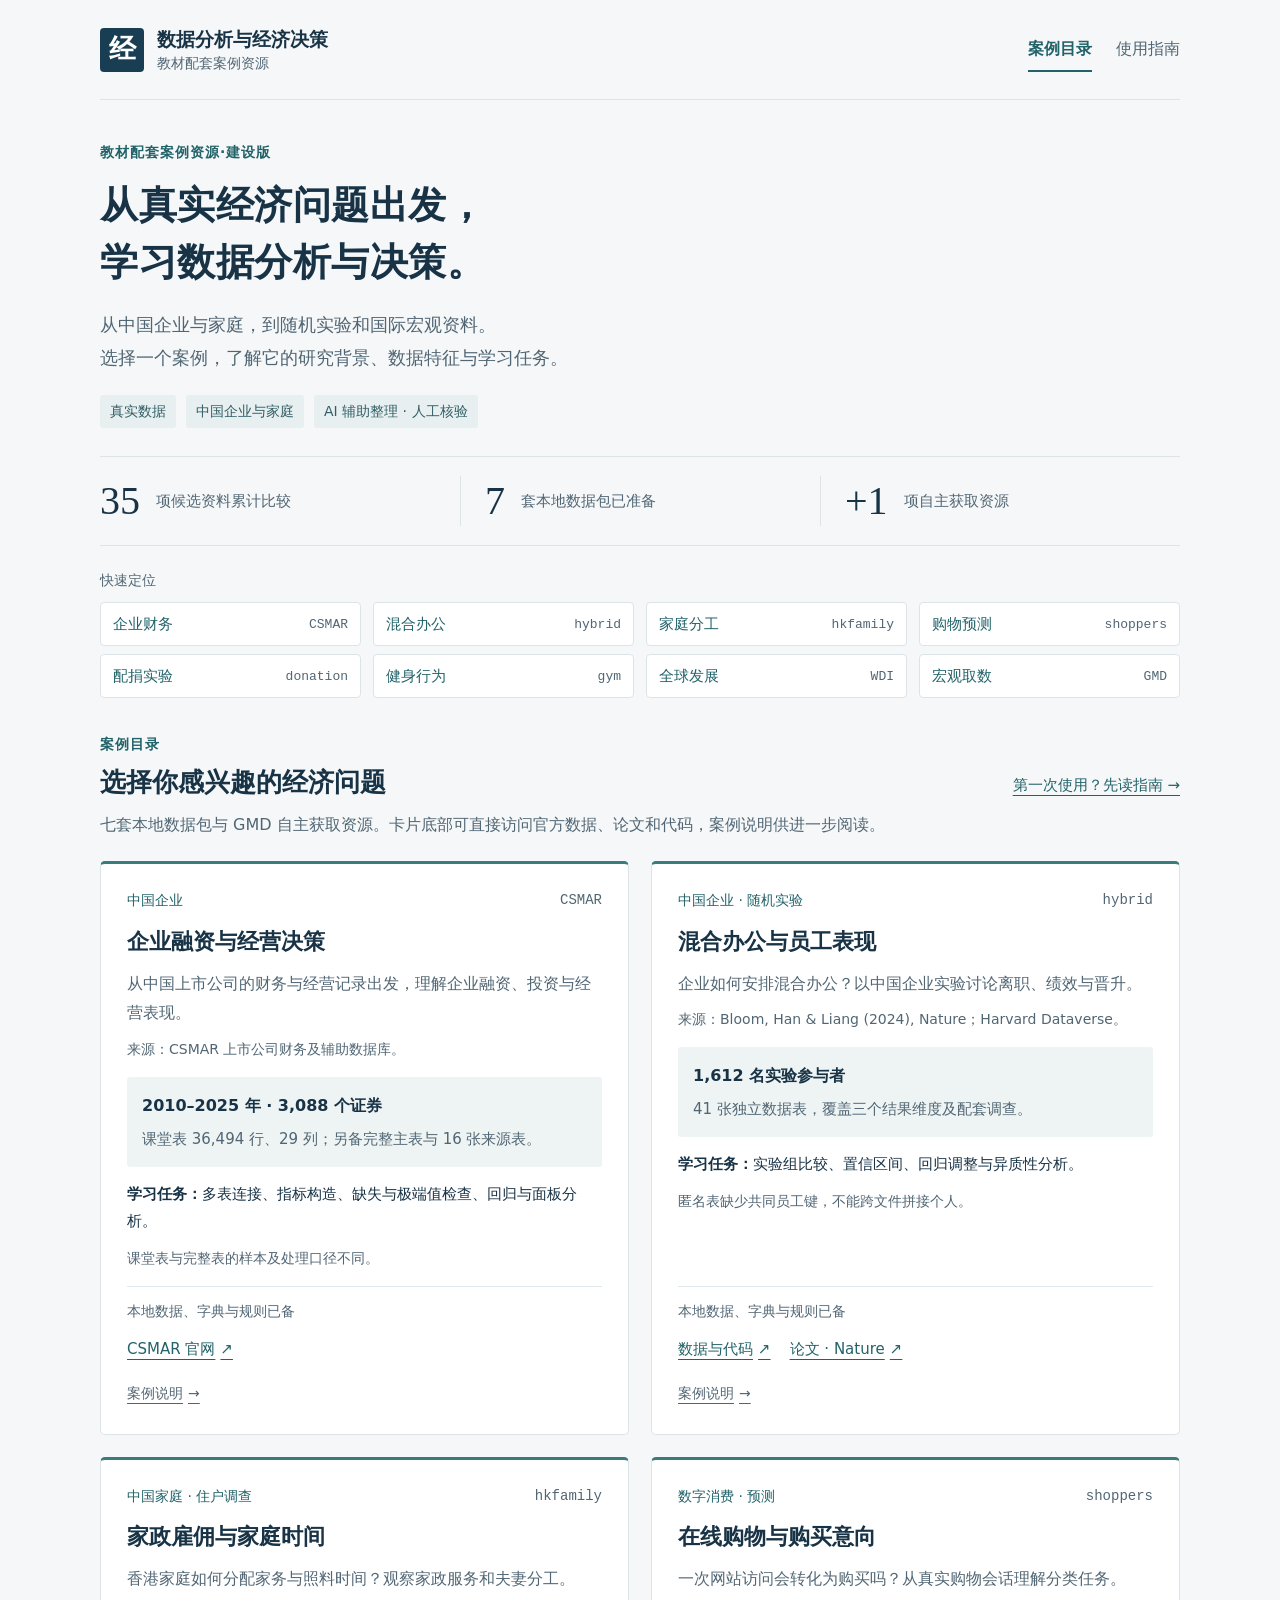
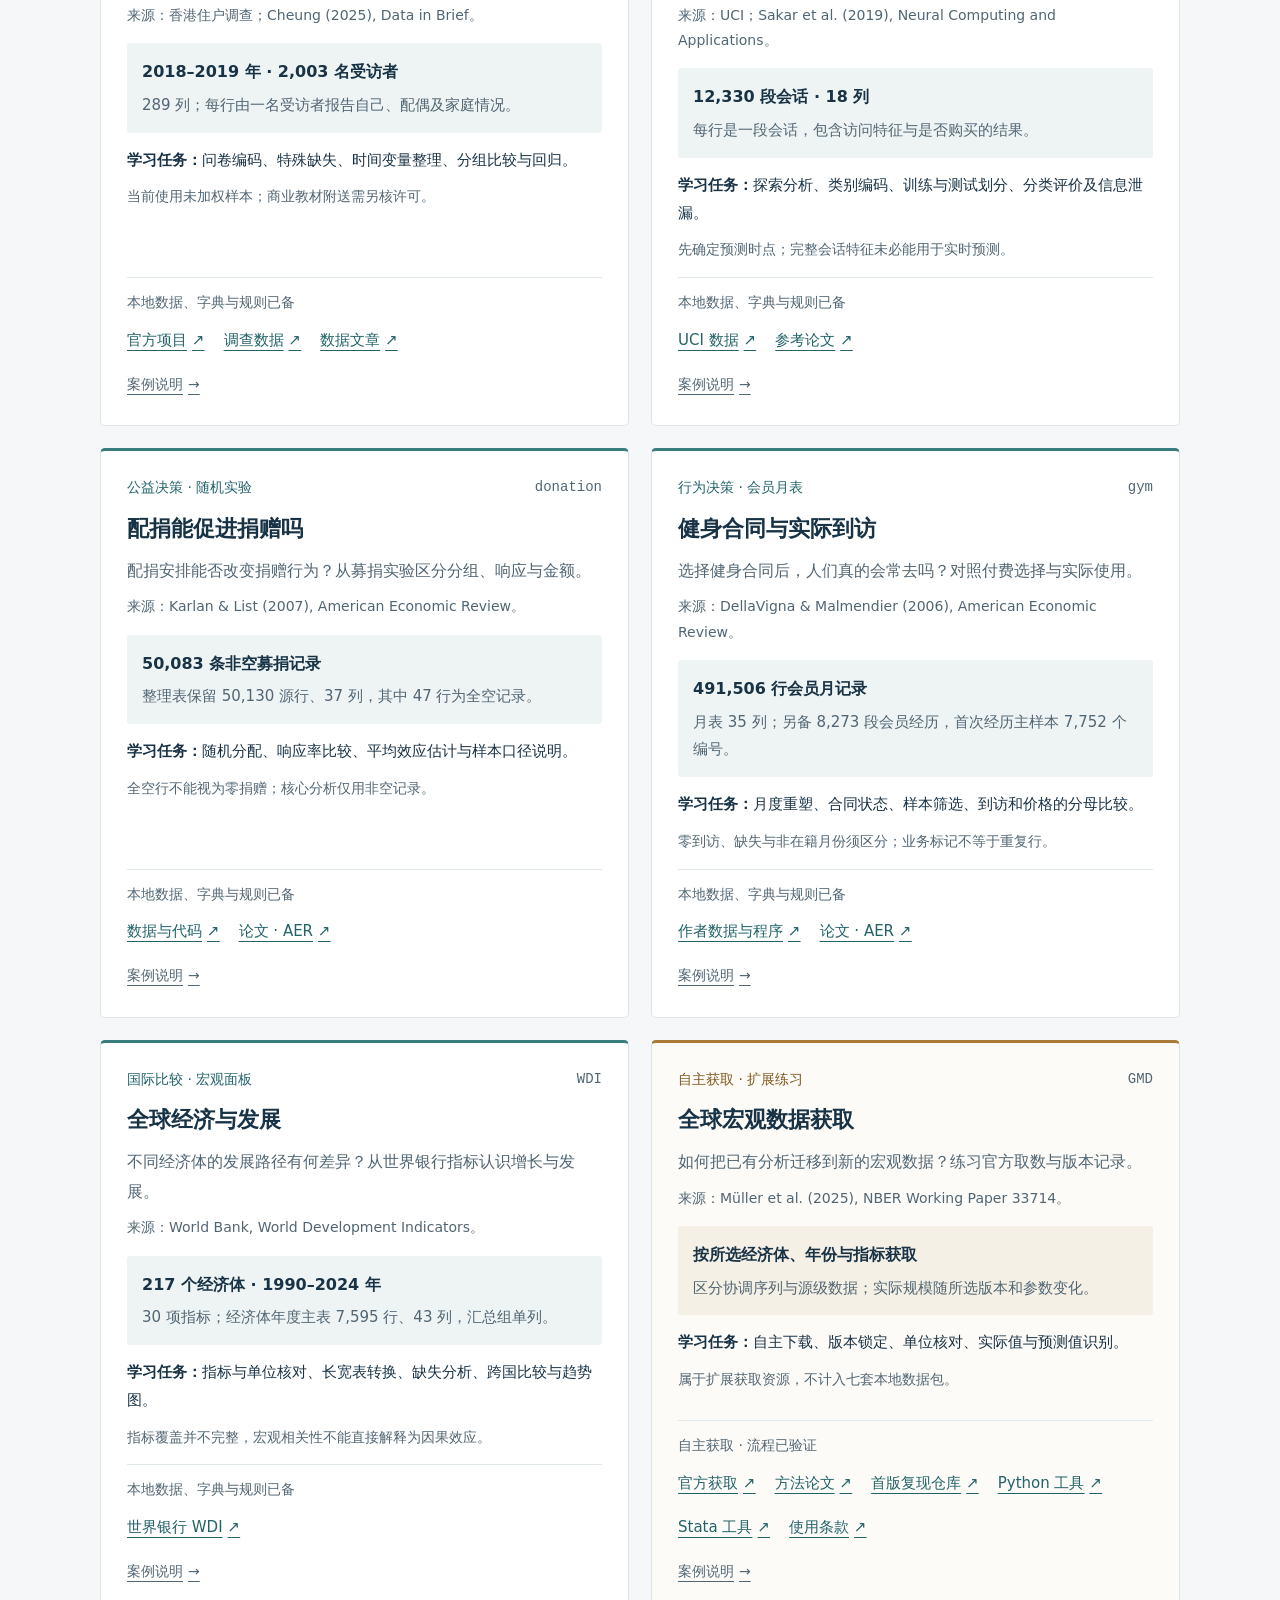
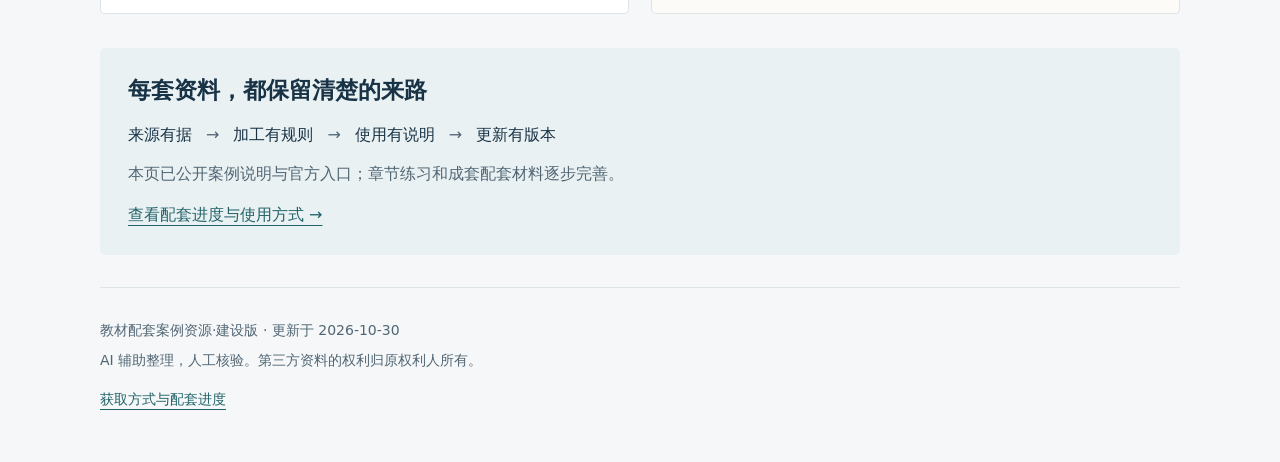
<file: index.html>
<!doctype html>
<html lang="zh-CN"><head><meta charset="utf-8">
<meta name="viewport" content="width=device-width, initial-scale=1">
<meta name="description" content="《数据分析与经济决策》教材配套案例资源·建设版。案例背景、数据特征、学习任务与官方获取入口。">
<meta name="color-scheme" content="light"><title>案例资源｜数据分析与经济决策</title>
<link rel="stylesheet" href="styles.css"></head><body>
<a class="skip" href="#main">跳到正文</a>
<header class="site-header wrap"><a class="brand" href="index.html"><span class="brand-mark" aria-hidden="true">经</span><span>数据分析与经济决策<small>教材配套案例资源</small></span></a>
<nav aria-label="主导航"><a href="index.html#cases" aria-current="page">案例目录</a><a href="guide.html" >使用指南</a></nav></header>
<main id="main" class="wrap"><section class="home-intro" aria-labelledby="page-title"><p class="eyebrow">教材配套案例资源·建设版</p><h1 id="page-title">从真实经济问题出发，<br>学习数据分析与决策。</h1><p class="intro-text">从中国企业与家庭，到随机实验和国际宏观资料。<br class="wide-only">选择一个案例，了解它的研究背景、数据特征与学习任务。</p><div class="themes"><span>真实数据</span><span>中国企业与家庭</span><span>AI 辅助整理 · 人工核验</span></div></section>
<section class="stats" aria-label="建设概况"><div><strong>35</strong><span>项候选资料累计比较</span></div><div><strong>7</strong><span>套本地数据包已准备</span></div><div><strong>+1</strong><span>项自主获取资源</span></div></section>
<nav class="case-map" aria-label="按经济问题快速定位"><p>快速定位</p><div><a href="#csmar">企业财务<span>CSMAR</span></a><a href="#hybrid">混合办公<span>hybrid</span></a><a href="#hkfamily">家庭分工<span>hkfamily</span></a><a href="#shoppers">购物预测<span>shoppers</span></a><a href="#donation">配捐实验<span>donation</span></a><a href="#gym">健身行为<span>gym</span></a><a href="#wdi">全球发展<span>WDI</span></a><a href="#gmd">宏观取数<span>GMD</span></a></div></nav><section id="cases" class="case-section" aria-labelledby="cases-title"><div class="section-heading"><div><p class="eyebrow">案例目录</p><h2 id="cases-title">选择你感兴趣的经济问题</h2></div><a href="guide.html">第一次使用？先读指南 →</a></div><p class="section-note">七套本地数据包与 GMD 自主获取资源。卡片底部可直接访问官方数据、论文和代码，案例说明供进一步阅读。</p><div class="case-grid"><article class="case-card " id="csmar">
<div class="card-meta"><span>中国企业</span><span class="case-code">CSMAR</span></div>
<h3><a href="cases/csmar.html">企业融资与经营决策</a></h3>
<p class="card-description">从中国上市公司的财务与经营记录出发，理解企业融资、投资与经营表现。</p>
<p class="card-citation">来源：CSMAR 上市公司财务及辅助数据库。</p>
<div class="card-data"><strong>2010–2025 年 · 3,088 个证券</strong><p>课堂表 36,494 行、29 列；另备完整主表与 16 张来源表。</p></div>
<p class="card-task"><strong>学习任务：</strong>多表连接、指标构造、缺失与极端值检查、回归与面板分析。</p>
<p class="card-caution">课堂表与完整表的样本及处理口径不同。</p>
<footer class="card-resources"><p class="card-prepared">本地数据、字典与规则已备</p>
<div class="direct-links" aria-label="CSMAR来源与材料"><a href="https://data.csmar.com/">CSMAR 官网 <span aria-hidden="true">↗</span></a></div>
<a class="case-notes" href="cases/csmar.html" aria-label="进一步阅读：企业融资与经营决策">案例说明 <span aria-hidden="true">→</span></a></footer></article>
<article class="case-card " id="hybrid">
<div class="card-meta"><span>中国企业 · 随机实验</span><span class="case-code">hybrid</span></div>
<h3><a href="cases/hybrid.html">混合办公与员工表现</a></h3>
<p class="card-description">企业如何安排混合办公？以中国企业实验讨论离职、绩效与晋升。</p>
<p class="card-citation">来源：Bloom, Han &amp; Liang (2024), Nature；Harvard Dataverse。</p>
<div class="card-data"><strong>1,612 名实验参与者</strong><p>41 张独立数据表，覆盖三个结果维度及配套调查。</p></div>
<p class="card-task"><strong>学习任务：</strong>实验组比较、置信区间、回归调整与异质性分析。</p>
<p class="card-caution">匿名表缺少共同员工键，不能跨文件拼接个人。</p>
<footer class="card-resources"><p class="card-prepared">本地数据、字典与规则已备</p>
<div class="direct-links" aria-label="hybrid来源与材料"><a href="https://doi.org/10.7910/DVN/6X4ZZL">数据与代码 <span aria-hidden="true">↗</span></a><a href="https://doi.org/10.1038/s41586-024-07500-2">论文 · Nature <span aria-hidden="true">↗</span></a></div>
<a class="case-notes" href="cases/hybrid.html" aria-label="进一步阅读：混合办公与员工表现">案例说明 <span aria-hidden="true">→</span></a></footer></article>
<article class="case-card " id="hkfamily">
<div class="card-meta"><span>中国家庭 · 住户调查</span><span class="case-code">hkfamily</span></div>
<h3><a href="cases/hkfamily.html">家政雇佣与家庭时间</a></h3>
<p class="card-description">香港家庭如何分配家务与照料时间？观察家政服务和夫妻分工。</p>
<p class="card-citation">来源：香港住户调查；Cheung (2025), Data in Brief。</p>
<div class="card-data"><strong>2018–2019 年 · 2,003 名受访者</strong><p>289 列；每行由一名受访者报告自己、配偶及家庭情况。</p></div>
<p class="card-task"><strong>学习任务：</strong>问卷编码、特殊缺失、时间变量整理、分组比较与回归。</p>
<p class="card-caution">当前使用未加权样本；商业教材附送需另核许可。</p>
<footer class="card-resources"><p class="card-prepared">本地数据、字典与规则已备</p>
<div class="direct-links" aria-label="hkfamily来源与材料"><a href="https://digital.lib.hkbu.edu.hk/helper-at-home/en/dataset-download.html">官方项目 <span aria-hidden="true">↗</span></a><a href="https://doi.org/10.7910/DVN/O7EHQB">调查数据 <span aria-hidden="true">↗</span></a><a href="https://doi.org/10.1016/j.dib.2025.111928">数据文章 <span aria-hidden="true">↗</span></a></div>
<a class="case-notes" href="cases/hkfamily.html" aria-label="进一步阅读：家政雇佣与家庭时间">案例说明 <span aria-hidden="true">→</span></a></footer></article>
<article class="case-card " id="shoppers">
<div class="card-meta"><span>数字消费 · 预测</span><span class="case-code">shoppers</span></div>
<h3><a href="cases/shoppers.html">在线购物与购买意向</a></h3>
<p class="card-description">一次网站访问会转化为购买吗？从真实购物会话理解分类任务。</p>
<p class="card-citation">来源：UCI；Sakar et al. (2019), Neural Computing and Applications。</p>
<div class="card-data"><strong>12,330 段会话 · 18 列</strong><p>每行是一段会话，包含访问特征与是否购买的结果。</p></div>
<p class="card-task"><strong>学习任务：</strong>探索分析、类别编码、训练与测试划分、分类评价及信息泄漏。</p>
<p class="card-caution">先确定预测时点；完整会话特征未必能用于实时预测。</p>
<footer class="card-resources"><p class="card-prepared">本地数据、字典与规则已备</p>
<div class="direct-links" aria-label="shoppers来源与材料"><a href="https://archive.ics.uci.edu/dataset/468/online+shoppers+purchasing+intention+dataset">UCI 数据 <span aria-hidden="true">↗</span></a><a href="https://doi.org/10.1007/s00521-018-3523-0">参考论文 <span aria-hidden="true">↗</span></a></div>
<a class="case-notes" href="cases/shoppers.html" aria-label="进一步阅读：在线购物与购买意向">案例说明 <span aria-hidden="true">→</span></a></footer></article>
<article class="case-card " id="donation">
<div class="card-meta"><span>公益决策 · 随机实验</span><span class="case-code">donation</span></div>
<h3><a href="cases/donation.html">配捐能促进捐赠吗</a></h3>
<p class="card-description">配捐安排能否改变捐赠行为？从募捐实验区分分组、响应与金额。</p>
<p class="card-citation">来源：Karlan &amp; List (2007), American Economic Review。</p>
<div class="card-data"><strong>50,083 条非空募捐记录</strong><p>整理表保留 50,130 源行、37 列，其中 47 行为全空记录。</p></div>
<p class="card-task"><strong>学习任务：</strong>随机分配、响应率比较、平均效应估计与样本口径说明。</p>
<p class="card-caution">全空行不能视为零捐赠；核心分析仅用非空记录。</p>
<footer class="card-resources"><p class="card-prepared">本地数据、字典与规则已备</p>
<div class="direct-links" aria-label="donation来源与材料"><a href="https://doi.org/10.3886/E113224V1">数据与代码 <span aria-hidden="true">↗</span></a><a href="https://doi.org/10.1257/aer.97.5.1774">论文 · AER <span aria-hidden="true">↗</span></a></div>
<a class="case-notes" href="cases/donation.html" aria-label="进一步阅读：配捐能促进捐赠吗">案例说明 <span aria-hidden="true">→</span></a></footer></article>
<article class="case-card " id="gym">
<div class="card-meta"><span>行为决策 · 会员月表</span><span class="case-code">gym</span></div>
<h3><a href="cases/gym.html">健身合同与实际到访</a></h3>
<p class="card-description">选择健身合同后，人们真的会常去吗？对照付费选择与实际使用。</p>
<p class="card-citation">来源：DellaVigna &amp; Malmendier (2006), American Economic Review。</p>
<div class="card-data"><strong>491,506 行会员月记录</strong><p>月表 35 列；另备 8,273 段会员经历，首次经历主样本 7,752 个编号。</p></div>
<p class="card-task"><strong>学习任务：</strong>月度重塑、合同状态、样本筛选、到访和价格的分母比较。</p>
<p class="card-caution">零到访、缺失与非在籍月份须区分；业务标记不等于重复行。</p>
<footer class="card-resources"><p class="card-prepared">本地数据、字典与规则已备</p>
<div class="direct-links" aria-label="gym来源与材料"><a href="https://eml.berkeley.edu/~sdellavi/data/gymdata.shtml">作者数据与程序 <span aria-hidden="true">↗</span></a><a href="https://doi.org/10.1257/aer.96.3.694">论文 · AER <span aria-hidden="true">↗</span></a></div>
<a class="case-notes" href="cases/gym.html" aria-label="进一步阅读：健身合同与实际到访">案例说明 <span aria-hidden="true">→</span></a></footer></article>
<article class="case-card " id="wdi">
<div class="card-meta"><span>国际比较 · 宏观面板</span><span class="case-code">WDI</span></div>
<h3><a href="cases/wdi.html">全球经济与发展</a></h3>
<p class="card-description">不同经济体的发展路径有何差异？从世界银行指标认识增长与发展。</p>
<p class="card-citation">来源：World Bank, World Development Indicators。</p>
<div class="card-data"><strong>217 个经济体 · 1990–2024 年</strong><p>30 项指标；经济体年度主表 7,595 行、43 列，汇总组单列。</p></div>
<p class="card-task"><strong>学习任务：</strong>指标与单位核对、长宽表转换、缺失分析、跨国比较与趋势图。</p>
<p class="card-caution">指标覆盖并不完整，宏观相关性不能直接解释为因果效应。</p>
<footer class="card-resources"><p class="card-prepared">本地数据、字典与规则已备</p>
<div class="direct-links" aria-label="WDI来源与材料"><a href="https://datacatalog.worldbank.org/search/dataset/0037712/world-development-indicators">世界银行 WDI <span aria-hidden="true">↗</span></a></div>
<a class="case-notes" href="cases/wdi.html" aria-label="进一步阅读：全球经济与发展">案例说明 <span aria-hidden="true">→</span></a></footer></article>
<article class="case-card extension" id="gmd">
<div class="card-meta"><span>自主获取 · 扩展练习</span><span class="case-code">GMD</span></div>
<h3><a href="cases/gmd.html">全球宏观数据获取</a></h3>
<p class="card-description">如何把已有分析迁移到新的宏观数据？练习官方取数与版本记录。</p>
<p class="card-citation">来源：Müller et al. (2025), NBER Working Paper 33714。</p>
<div class="card-data"><strong>按所选经济体、年份与指标获取</strong><p>区分协调序列与源级数据；实际规模随所选版本和参数变化。</p></div>
<p class="card-task"><strong>学习任务：</strong>自主下载、版本锁定、单位核对、实际值与预测值识别。</p>
<p class="card-caution">属于扩展获取资源，不计入七套本地数据包。</p>
<footer class="card-resources"><p class="card-prepared">自主获取 · 流程已验证</p>
<div class="direct-links" aria-label="GMD来源与材料"><a href="https://www.globalmacrodata.com/data.html">官方获取 <span aria-hidden="true">↗</span></a><a href="https://doi.org/10.3386/w33714">方法论文 <span aria-hidden="true">↗</span></a><a href="https://github.com/KMueller-Lab/Global-Macro-Database">首版复现仓库 <span aria-hidden="true">↗</span></a><a href="https://github.com/KMueller-Lab/Global-Macro-Database-Python">Python 工具 <span aria-hidden="true">↗</span></a><a href="https://github.com/KMueller-Lab/Global-Macro-Database-Stata">Stata 工具 <span aria-hidden="true">↗</span></a><a href="https://www.globalmacrodata.com/license.html">使用条款 <span aria-hidden="true">↗</span></a></div>
<a class="case-notes" href="cases/gmd.html" aria-label="进一步阅读：全球宏观数据获取">案例说明 <span aria-hidden="true">→</span></a></footer></article></div></section>
<section class="method-box"><h2>每套资料，都保留清楚的来路</h2><p class="method-flow"><span>来源有据</span><b aria-hidden="true">→</b><span>加工有规则</span><b aria-hidden="true">→</b><span>使用有说明</span><b aria-hidden="true">→</b><span>更新有版本</span></p><p>本页已公开案例说明与官方入口；章节练习和成套配套材料逐步完善。</p><a href="guide.html#availability">查看配套进度与使用方式 →</a></section></main>
<footer class="site-footer wrap"><p>教材配套案例资源·建设版 <span>· 更新于 2026-10-30</span></p><p>AI 辅助整理，人工核验。第三方资料的权利归原权利人所有。</p><a href="guide.html#availability">获取方式与配套进度</a></footer>
</body></html>
</file>
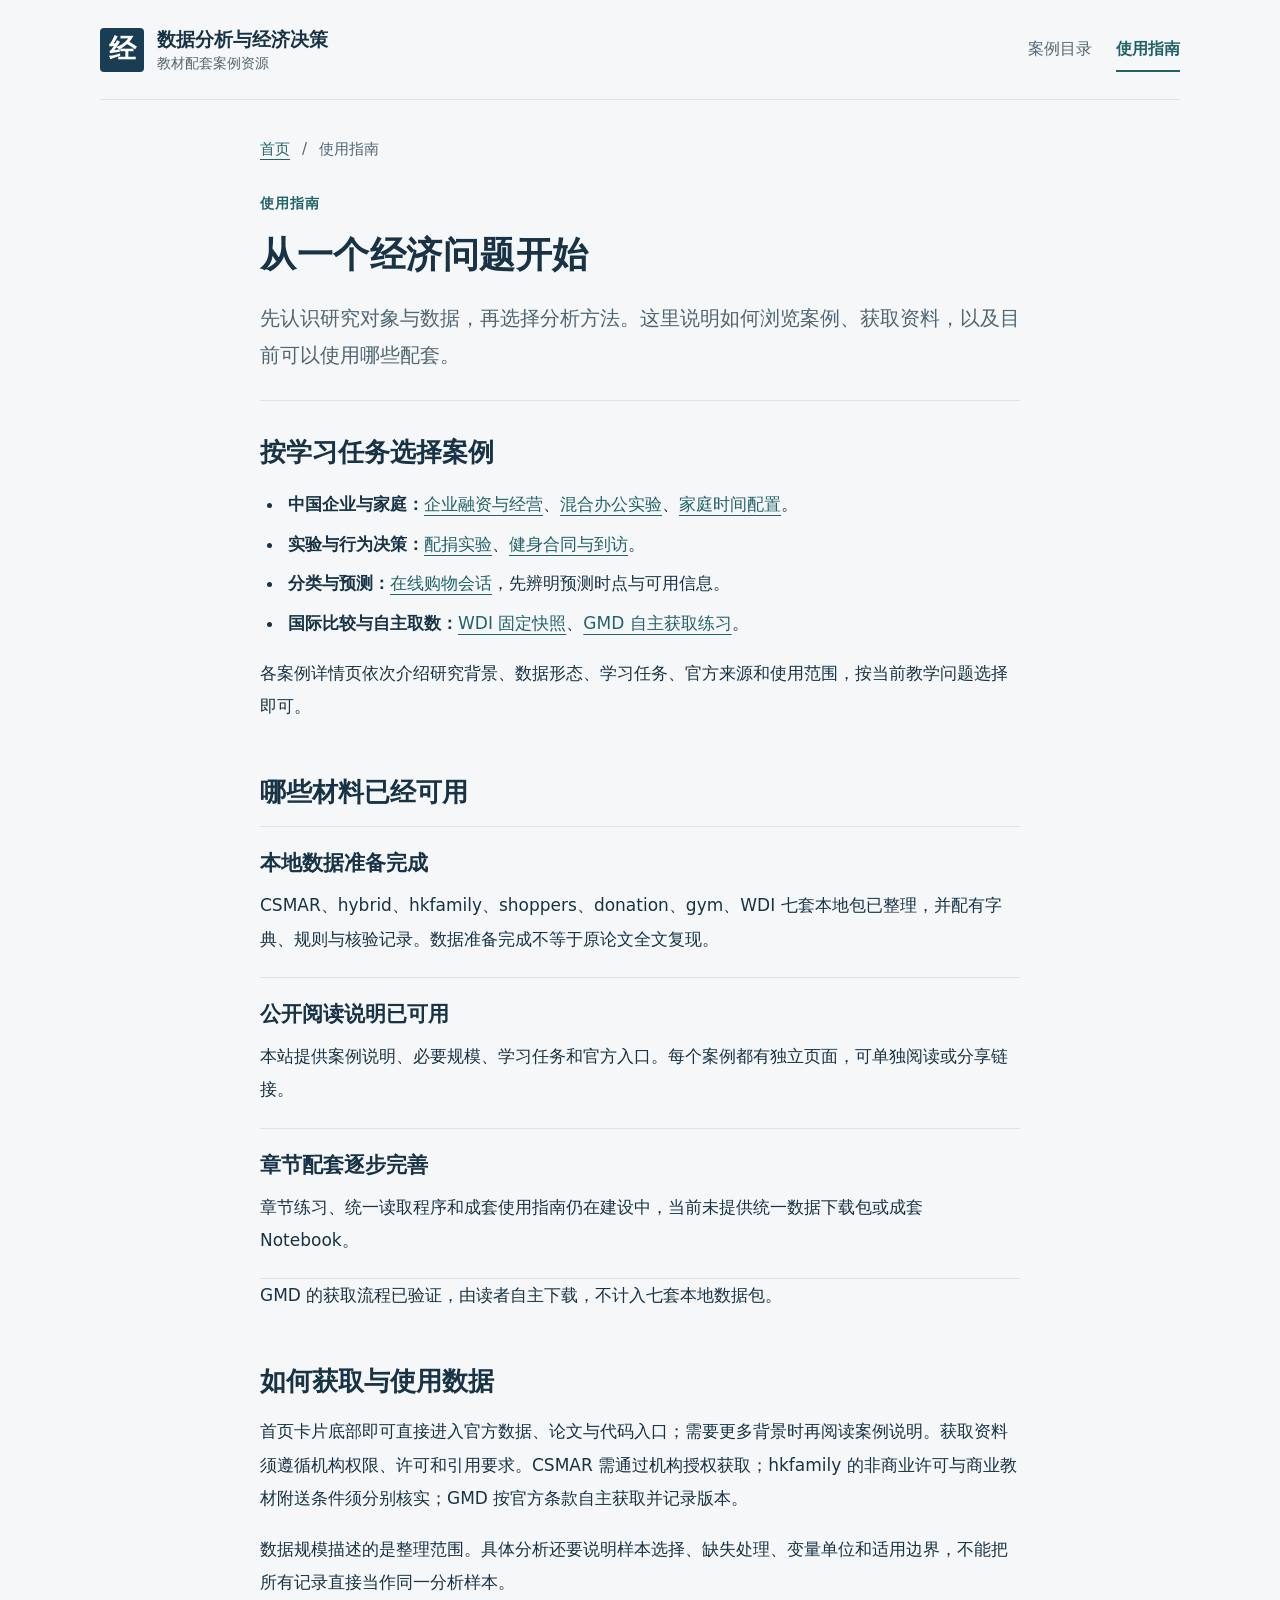
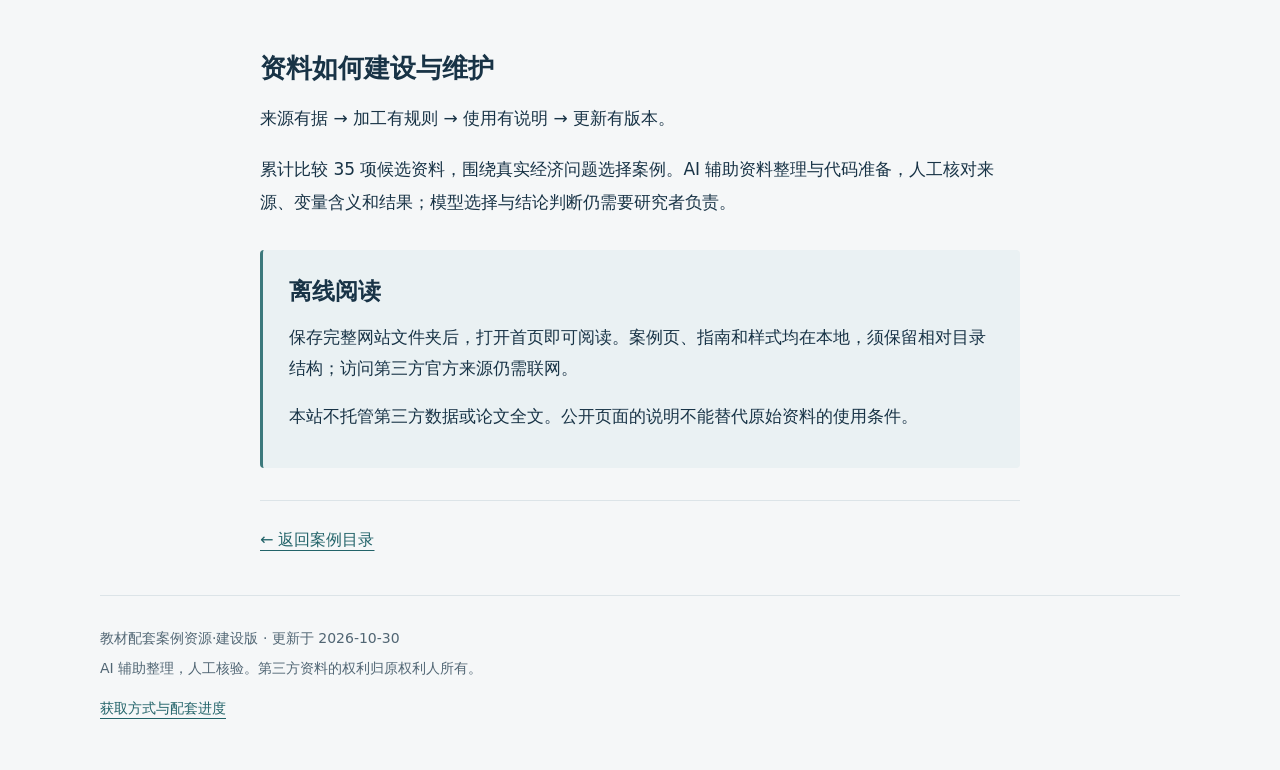
<file: guide.html>
<!doctype html>
<html lang="zh-CN"><head><meta charset="utf-8">
<meta name="viewport" content="width=device-width, initial-scale=1">
<meta name="description" content="《数据分析与经济决策》教材配套案例资源·建设版。案例背景、数据特征、学习任务与官方获取入口。">
<meta name="color-scheme" content="light"><title>使用指南｜数据分析与经济决策</title>
<link rel="stylesheet" href="styles.css"></head><body>
<a class="skip" href="#main">跳到正文</a>
<header class="site-header wrap"><a class="brand" href="index.html"><span class="brand-mark" aria-hidden="true">经</span><span>数据分析与经济决策<small>教材配套案例资源</small></span></a>
<nav aria-label="主导航"><a href="index.html#cases" >案例目录</a><a href="guide.html" aria-current="page">使用指南</a></nav></header>
<main id="main" class="wrap"><div class="reading"><nav class="breadcrumbs" aria-label="当前位置"><a href="index.html">首页</a><span aria-hidden="true">/</span><span>使用指南</span></nav><header class="page-intro"><p class="eyebrow">使用指南</p><h1>从一个经济问题开始</h1><p class="page-lead">先认识研究对象与数据，再选择分析方法。这里说明如何浏览案例、获取资料，以及目前可以使用哪些配套。</p></header>
<section class="reading-section"><h2>按学习任务选择案例</h2><ul class="guide-list"><li><strong>中国企业与家庭：</strong><a href="cases/csmar.html">企业融资与经营</a>、<a href="cases/hybrid.html">混合办公实验</a>、<a href="cases/hkfamily.html">家庭时间配置</a>。</li><li><strong>实验与行为决策：</strong><a href="cases/donation.html">配捐实验</a>、<a href="cases/gym.html">健身合同与到访</a>。</li><li><strong>分类与预测：</strong><a href="cases/shoppers.html">在线购物会话</a>，先辨明预测时点与可用信息。</li><li><strong>国际比较与自主取数：</strong><a href="cases/wdi.html">WDI 固定快照</a>、<a href="cases/gmd.html">GMD 自主获取练习</a>。</li></ul><p>各案例详情页依次介绍研究背景、数据形态、学习任务、官方来源和使用范围，按当前教学问题选择即可。</p></section>
<section id="availability" class="reading-section"><h2>哪些材料已经可用</h2><div class="progress-list"><div><h3>本地数据准备完成</h3><p>CSMAR、hybrid、hkfamily、shoppers、donation、gym、WDI 七套本地包已整理，并配有字典、规则与核验记录。数据准备完成不等于原论文全文复现。</p></div><div><h3>公开阅读说明已可用</h3><p>本站提供案例说明、必要规模、学习任务和官方入口。每个案例都有独立页面，可单独阅读或分享链接。</p></div><div><h3>章节配套逐步完善</h3><p>章节练习、统一读取程序和成套使用指南仍在建设中，当前未提供统一数据下载包或成套 Notebook。</p></div></div><p>GMD 的获取流程已验证，由读者自主下载，不计入七套本地数据包。</p></section>
<section class="reading-section"><h2>如何获取与使用数据</h2><p>首页卡片底部即可直接进入官方数据、论文与代码入口；需要更多背景时再阅读案例说明。获取资料须遵循机构权限、许可和引用要求。CSMAR 需通过机构授权获取；hkfamily 的非商业许可与商业教材附送条件须分别核实；GMD 按官方条款自主获取并记录版本。</p><p>数据规模描述的是整理范围。具体分析还要说明样本选择、缺失处理、变量单位和适用边界，不能把所有记录直接当作同一分析样本。</p></section>
<section id="construction" class="reading-section"><h2>资料如何建设与维护</h2><p>来源有据 → 加工有规则 → 使用有说明 → 更新有版本。</p><p>累计比较 35 项候选资料，围绕真实经济问题选择案例。AI 辅助资料整理与代码准备，人工核对来源、变量含义和结果；模型选择与结论判断仍需要研究者负责。</p></section>
<section class="scope-box"><h2>离线阅读</h2><p>保存完整网站文件夹后，打开首页即可阅读。案例页、指南和样式均在本地，须保留相对目录结构；访问第三方官方来源仍需联网。</p><p>本站不托管第三方数据或论文全文。公开页面的说明不能替代原始资料的使用条件。</p></section><nav class="page-navigation" aria-label="返回目录"><a href="index.html#cases">← 返回案例目录</a></nav></div></main>
<footer class="site-footer wrap"><p>教材配套案例资源·建设版 <span>· 更新于 2026-10-30</span></p><p>AI 辅助整理，人工核验。第三方资料的权利归原权利人所有。</p><a href="guide.html#availability">获取方式与配套进度</a></footer>
</body></html>
</file>
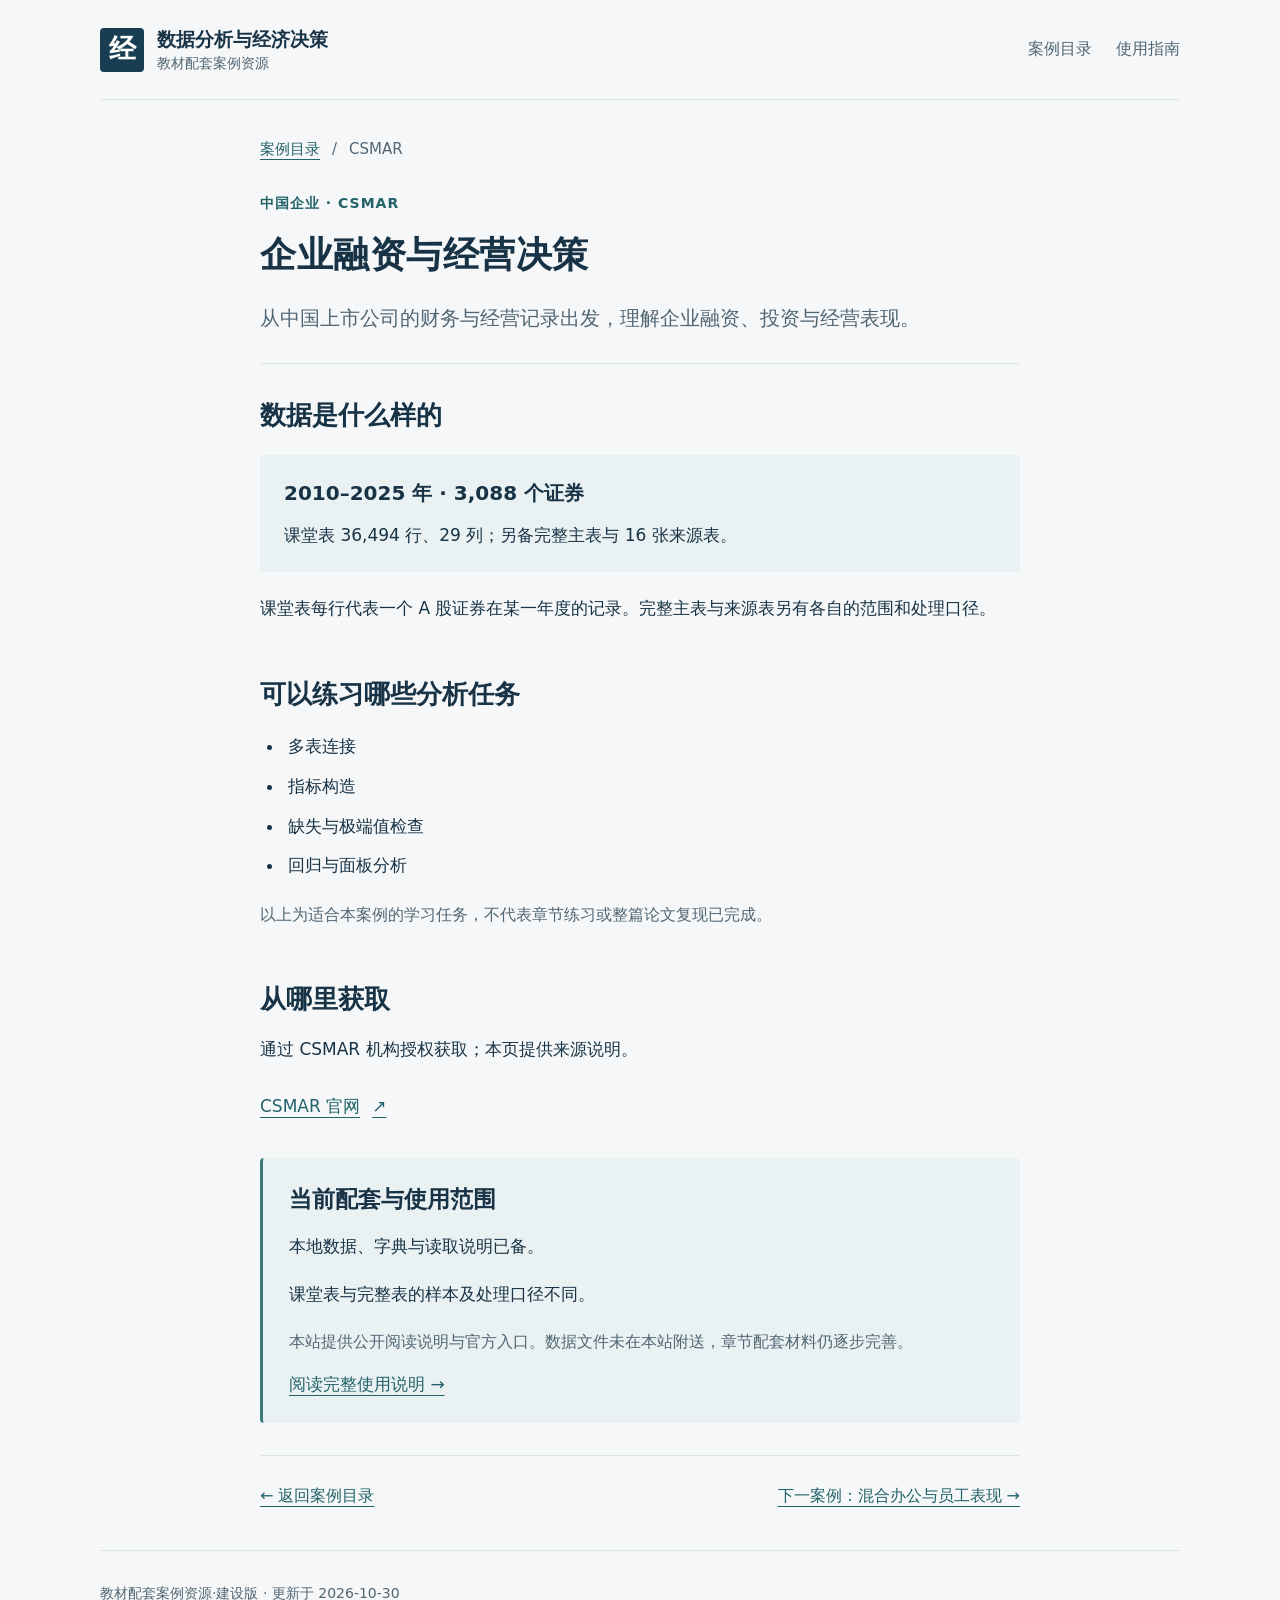
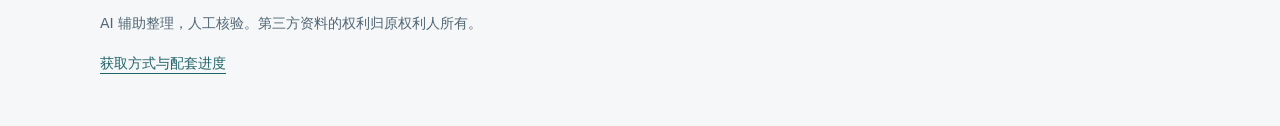
<file: cases/csmar.html>
<!doctype html>
<html lang="zh-CN"><head><meta charset="utf-8">
<meta name="viewport" content="width=device-width, initial-scale=1">
<meta name="description" content="《数据分析与经济决策》教材配套案例资源·建设版。案例背景、数据特征、学习任务与官方获取入口。">
<meta name="color-scheme" content="light"><title>企业融资与经营决策｜数据分析与经济决策</title>
<link rel="stylesheet" href="../styles.css"></head><body>
<a class="skip" href="#main">跳到正文</a>
<header class="site-header wrap"><a class="brand" href="../index.html"><span class="brand-mark" aria-hidden="true">经</span><span>数据分析与经济决策<small>教材配套案例资源</small></span></a>
<nav aria-label="主导航"><a href="../index.html#cases" >案例目录</a><a href="../guide.html" >使用指南</a></nav></header>
<main id="main" class="wrap"><div class="reading"><nav class="breadcrumbs" aria-label="当前位置"><a href="../index.html#cases">案例目录</a><span aria-hidden="true">/</span><span>CSMAR</span></nav>
<header class="page-intro"><p class="eyebrow">中国企业 · CSMAR</p><h1>企业融资与经营决策</h1><p class="page-lead">从中国上市公司的财务与经营记录出发，理解企业融资、投资与经营表现。</p></header>
<section class="reading-section"><h2>数据是什么样的</h2><div class="data-summary"><strong>2010–2025 年 · 3,088 个证券</strong><p>课堂表 36,494 行、29 列；另备完整主表与 16 张来源表。</p></div><p>课堂表每行代表一个 A 股证券在某一年度的记录。完整主表与来源表另有各自的范围和处理口径。</p></section>
<section class="reading-section"><h2>可以练习哪些分析任务</h2><ul class="task-list"><li>多表连接</li><li>指标构造</li><li>缺失与极端值检查</li><li>回归与面板分析</li></ul><p class="supporting">以上为适合本案例的学习任务，不代表章节练习或整篇论文复现已完成。</p></section>
<section class="reading-section"><h2>从哪里获取</h2><p>通过 CSMAR 机构授权获取；本页提供来源说明。</p><ul class="source-list"><li><a href="https://data.csmar.com/">CSMAR 官网 <span aria-hidden="true">↗</span></a></li></ul></section>
<section class="scope-box"><h2>当前配套与使用范围</h2><p>本地数据、字典与读取说明已备。</p><p>课堂表与完整表的样本及处理口径不同。</p><p class="supporting">本站提供公开阅读说明与官方入口。数据文件未在本站附送，章节配套材料仍逐步完善。</p><a href="../guide.html#availability">阅读完整使用说明 →</a></section>
<nav class="page-navigation" aria-label="案例导航"><a href="../index.html#cases">← 返回案例目录</a><a href="hybrid.html">下一案例：混合办公与员工表现 →</a></nav></div></main>
<footer class="site-footer wrap"><p>教材配套案例资源·建设版 <span>· 更新于 2026-10-30</span></p><p>AI 辅助整理，人工核验。第三方资料的权利归原权利人所有。</p><a href="../guide.html#availability">获取方式与配套进度</a></footer>
</body></html>
</file>
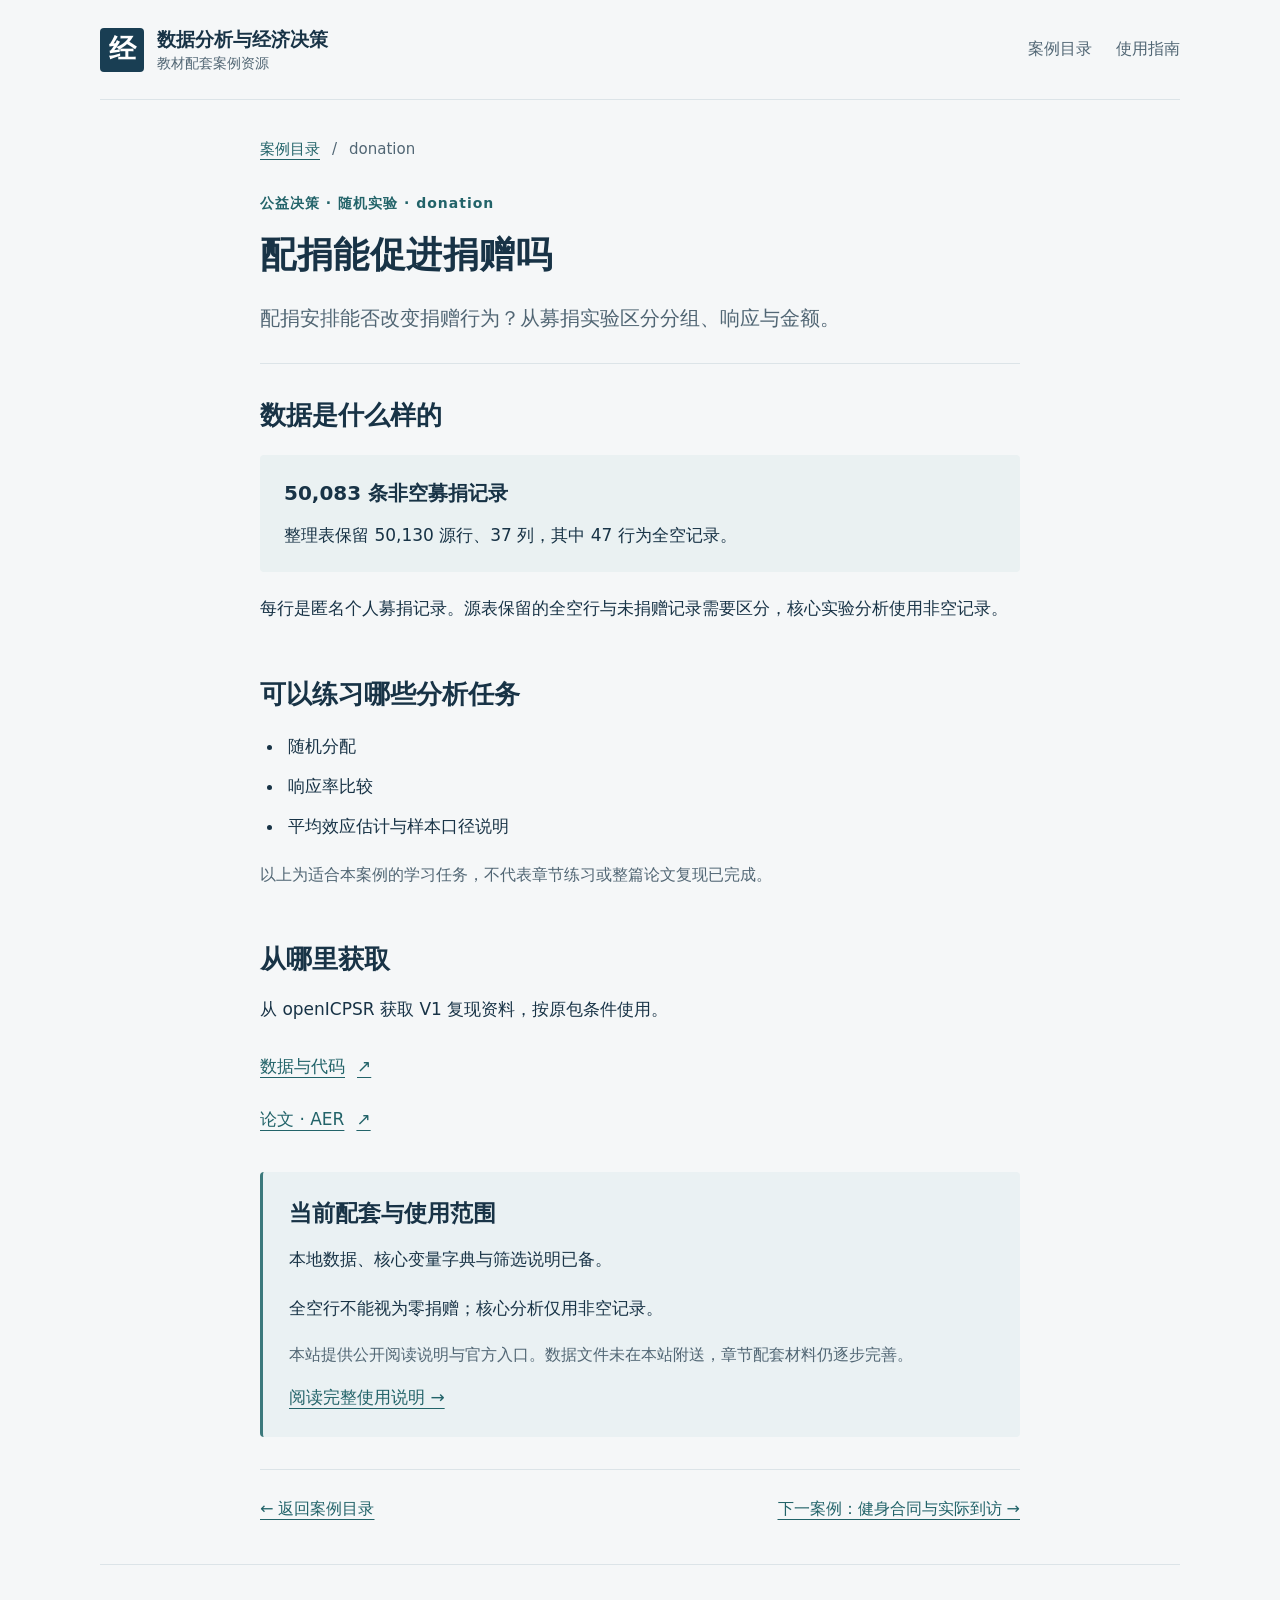
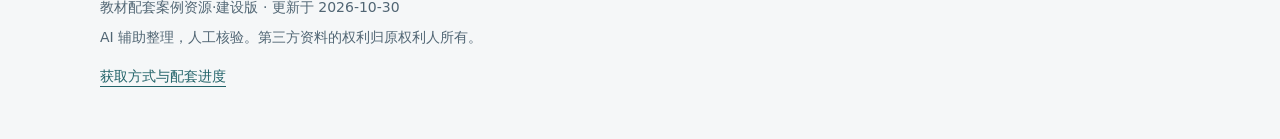
<file: cases/donation.html>
<!doctype html>
<html lang="zh-CN"><head><meta charset="utf-8">
<meta name="viewport" content="width=device-width, initial-scale=1">
<meta name="description" content="《数据分析与经济决策》教材配套案例资源·建设版。案例背景、数据特征、学习任务与官方获取入口。">
<meta name="color-scheme" content="light"><title>配捐能促进捐赠吗｜数据分析与经济决策</title>
<link rel="stylesheet" href="../styles.css"></head><body>
<a class="skip" href="#main">跳到正文</a>
<header class="site-header wrap"><a class="brand" href="../index.html"><span class="brand-mark" aria-hidden="true">经</span><span>数据分析与经济决策<small>教材配套案例资源</small></span></a>
<nav aria-label="主导航"><a href="../index.html#cases" >案例目录</a><a href="../guide.html" >使用指南</a></nav></header>
<main id="main" class="wrap"><div class="reading"><nav class="breadcrumbs" aria-label="当前位置"><a href="../index.html#cases">案例目录</a><span aria-hidden="true">/</span><span>donation</span></nav>
<header class="page-intro"><p class="eyebrow">公益决策 · 随机实验 · donation</p><h1>配捐能促进捐赠吗</h1><p class="page-lead">配捐安排能否改变捐赠行为？从募捐实验区分分组、响应与金额。</p></header>
<section class="reading-section"><h2>数据是什么样的</h2><div class="data-summary"><strong>50,083 条非空募捐记录</strong><p>整理表保留 50,130 源行、37 列，其中 47 行为全空记录。</p></div><p>每行是匿名个人募捐记录。源表保留的全空行与未捐赠记录需要区分，核心实验分析使用非空记录。</p></section>
<section class="reading-section"><h2>可以练习哪些分析任务</h2><ul class="task-list"><li>随机分配</li><li>响应率比较</li><li>平均效应估计与样本口径说明</li></ul><p class="supporting">以上为适合本案例的学习任务，不代表章节练习或整篇论文复现已完成。</p></section>
<section class="reading-section"><h2>从哪里获取</h2><p>从 openICPSR 获取 V1 复现资料，按原包条件使用。</p><ul class="source-list"><li><a href="https://doi.org/10.3886/E113224V1">数据与代码 <span aria-hidden="true">↗</span></a></li><li><a href="https://doi.org/10.1257/aer.97.5.1774">论文 · AER <span aria-hidden="true">↗</span></a></li></ul></section>
<section class="scope-box"><h2>当前配套与使用范围</h2><p>本地数据、核心变量字典与筛选说明已备。</p><p>全空行不能视为零捐赠；核心分析仅用非空记录。</p><p class="supporting">本站提供公开阅读说明与官方入口。数据文件未在本站附送，章节配套材料仍逐步完善。</p><a href="../guide.html#availability">阅读完整使用说明 →</a></section>
<nav class="page-navigation" aria-label="案例导航"><a href="../index.html#cases">← 返回案例目录</a><a href="gym.html">下一案例：健身合同与实际到访 →</a></nav></div></main>
<footer class="site-footer wrap"><p>教材配套案例资源·建设版 <span>· 更新于 2026-10-30</span></p><p>AI 辅助整理，人工核验。第三方资料的权利归原权利人所有。</p><a href="../guide.html#availability">获取方式与配套进度</a></footer>
</body></html>
</file>
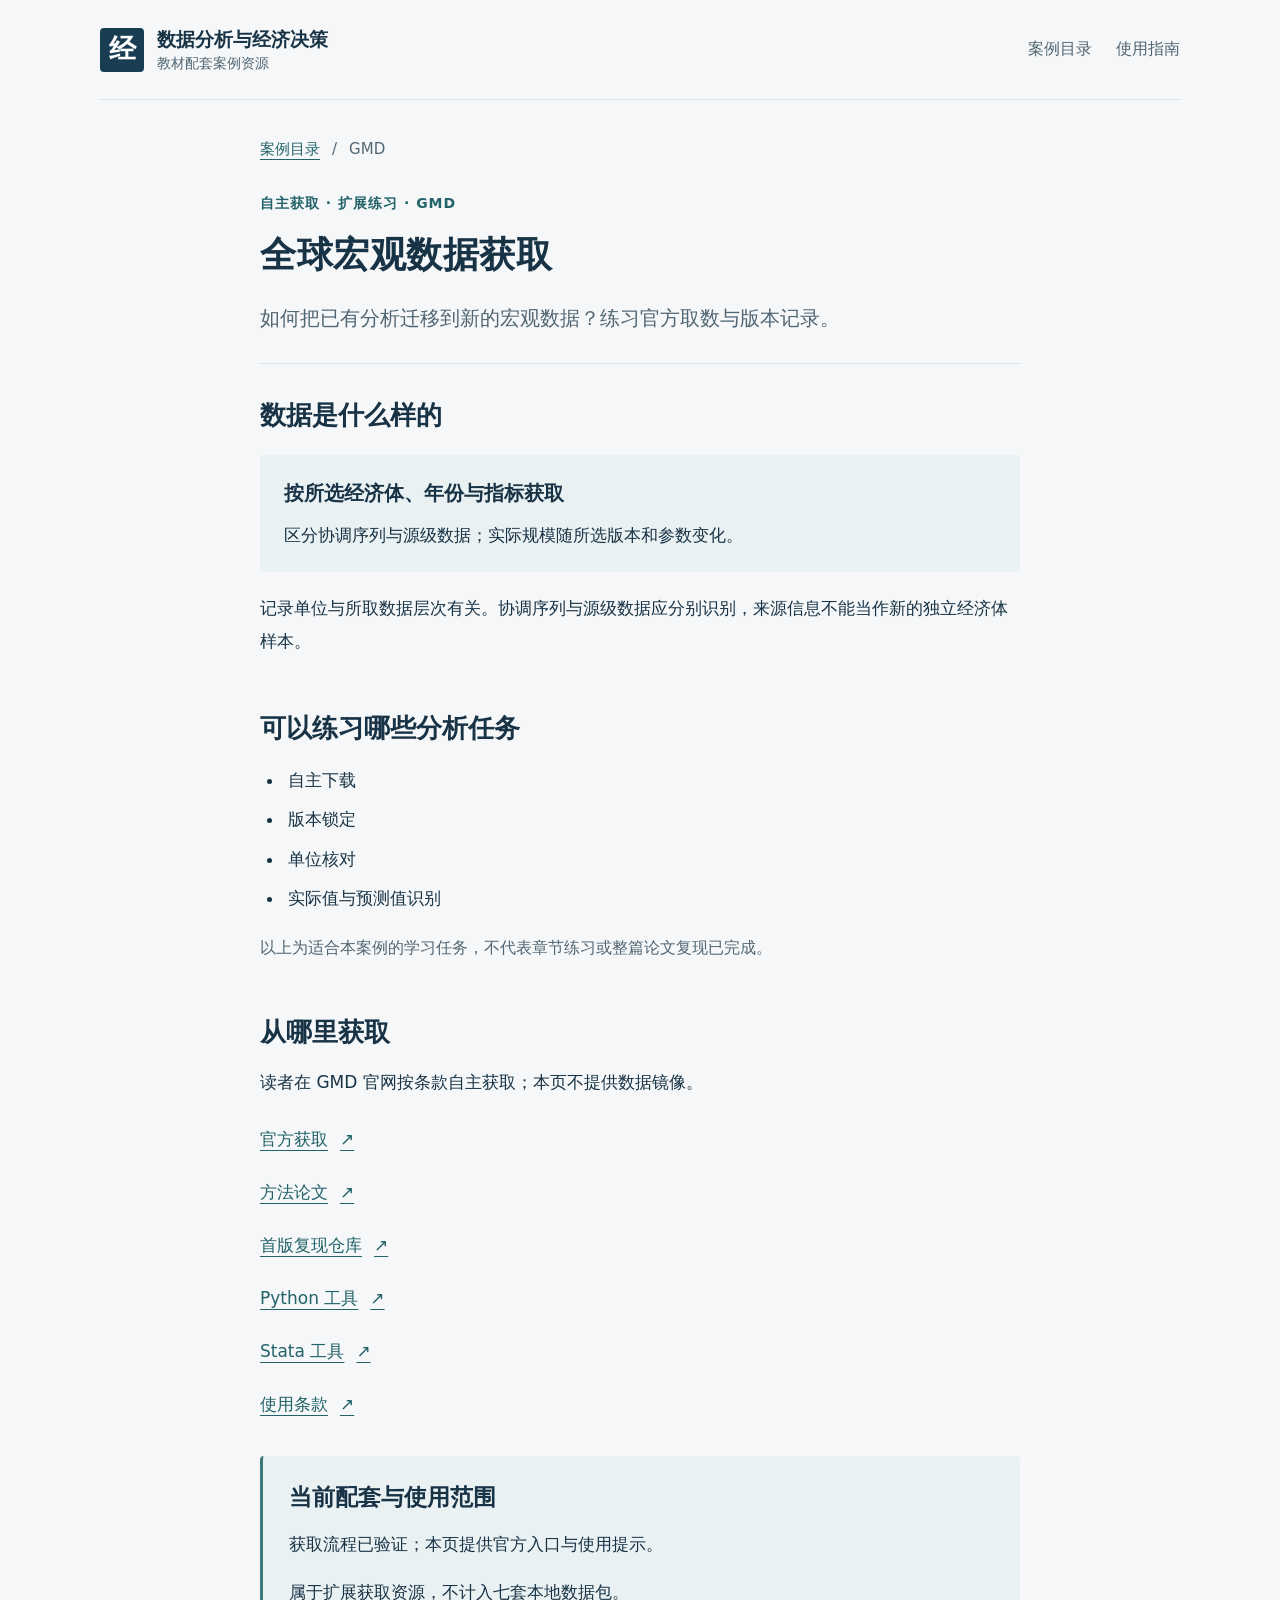
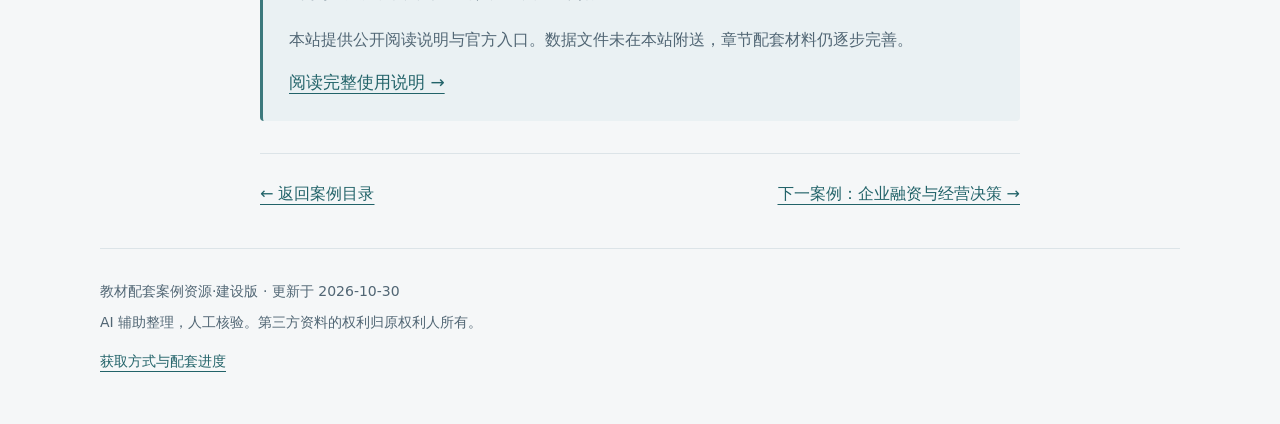
<file: cases/gmd.html>
<!doctype html>
<html lang="zh-CN"><head><meta charset="utf-8">
<meta name="viewport" content="width=device-width, initial-scale=1">
<meta name="description" content="《数据分析与经济决策》教材配套案例资源·建设版。案例背景、数据特征、学习任务与官方获取入口。">
<meta name="color-scheme" content="light"><title>全球宏观数据获取｜数据分析与经济决策</title>
<link rel="stylesheet" href="../styles.css"></head><body>
<a class="skip" href="#main">跳到正文</a>
<header class="site-header wrap"><a class="brand" href="../index.html"><span class="brand-mark" aria-hidden="true">经</span><span>数据分析与经济决策<small>教材配套案例资源</small></span></a>
<nav aria-label="主导航"><a href="../index.html#cases" >案例目录</a><a href="../guide.html" >使用指南</a></nav></header>
<main id="main" class="wrap"><div class="reading"><nav class="breadcrumbs" aria-label="当前位置"><a href="../index.html#cases">案例目录</a><span aria-hidden="true">/</span><span>GMD</span></nav>
<header class="page-intro"><p class="eyebrow">自主获取 · 扩展练习 · GMD</p><h1>全球宏观数据获取</h1><p class="page-lead">如何把已有分析迁移到新的宏观数据？练习官方取数与版本记录。</p></header>
<section class="reading-section"><h2>数据是什么样的</h2><div class="data-summary"><strong>按所选经济体、年份与指标获取</strong><p>区分协调序列与源级数据；实际规模随所选版本和参数变化。</p></div><p>记录单位与所取数据层次有关。协调序列与源级数据应分别识别，来源信息不能当作新的独立经济体样本。</p></section>
<section class="reading-section"><h2>可以练习哪些分析任务</h2><ul class="task-list"><li>自主下载</li><li>版本锁定</li><li>单位核对</li><li>实际值与预测值识别</li></ul><p class="supporting">以上为适合本案例的学习任务，不代表章节练习或整篇论文复现已完成。</p></section>
<section class="reading-section"><h2>从哪里获取</h2><p>读者在 GMD 官网按条款自主获取；本页不提供数据镜像。</p><ul class="source-list"><li><a href="https://www.globalmacrodata.com/data.html">官方获取 <span aria-hidden="true">↗</span></a></li><li><a href="https://doi.org/10.3386/w33714">方法论文 <span aria-hidden="true">↗</span></a></li><li><a href="https://github.com/KMueller-Lab/Global-Macro-Database">首版复现仓库 <span aria-hidden="true">↗</span></a></li><li><a href="https://github.com/KMueller-Lab/Global-Macro-Database-Python">Python 工具 <span aria-hidden="true">↗</span></a></li><li><a href="https://github.com/KMueller-Lab/Global-Macro-Database-Stata">Stata 工具 <span aria-hidden="true">↗</span></a></li><li><a href="https://www.globalmacrodata.com/license.html">使用条款 <span aria-hidden="true">↗</span></a></li></ul></section>
<section class="scope-box"><h2>当前配套与使用范围</h2><p>获取流程已验证；本页提供官方入口与使用提示。</p><p>属于扩展获取资源，不计入七套本地数据包。</p><p class="supporting">本站提供公开阅读说明与官方入口。数据文件未在本站附送，章节配套材料仍逐步完善。</p><a href="../guide.html#availability">阅读完整使用说明 →</a></section>
<nav class="page-navigation" aria-label="案例导航"><a href="../index.html#cases">← 返回案例目录</a><a href="csmar.html">下一案例：企业融资与经营决策 →</a></nav></div></main>
<footer class="site-footer wrap"><p>教材配套案例资源·建设版 <span>· 更新于 2026-10-30</span></p><p>AI 辅助整理，人工核验。第三方资料的权利归原权利人所有。</p><a href="../guide.html#availability">获取方式与配套进度</a></footer>
</body></html>
</file>
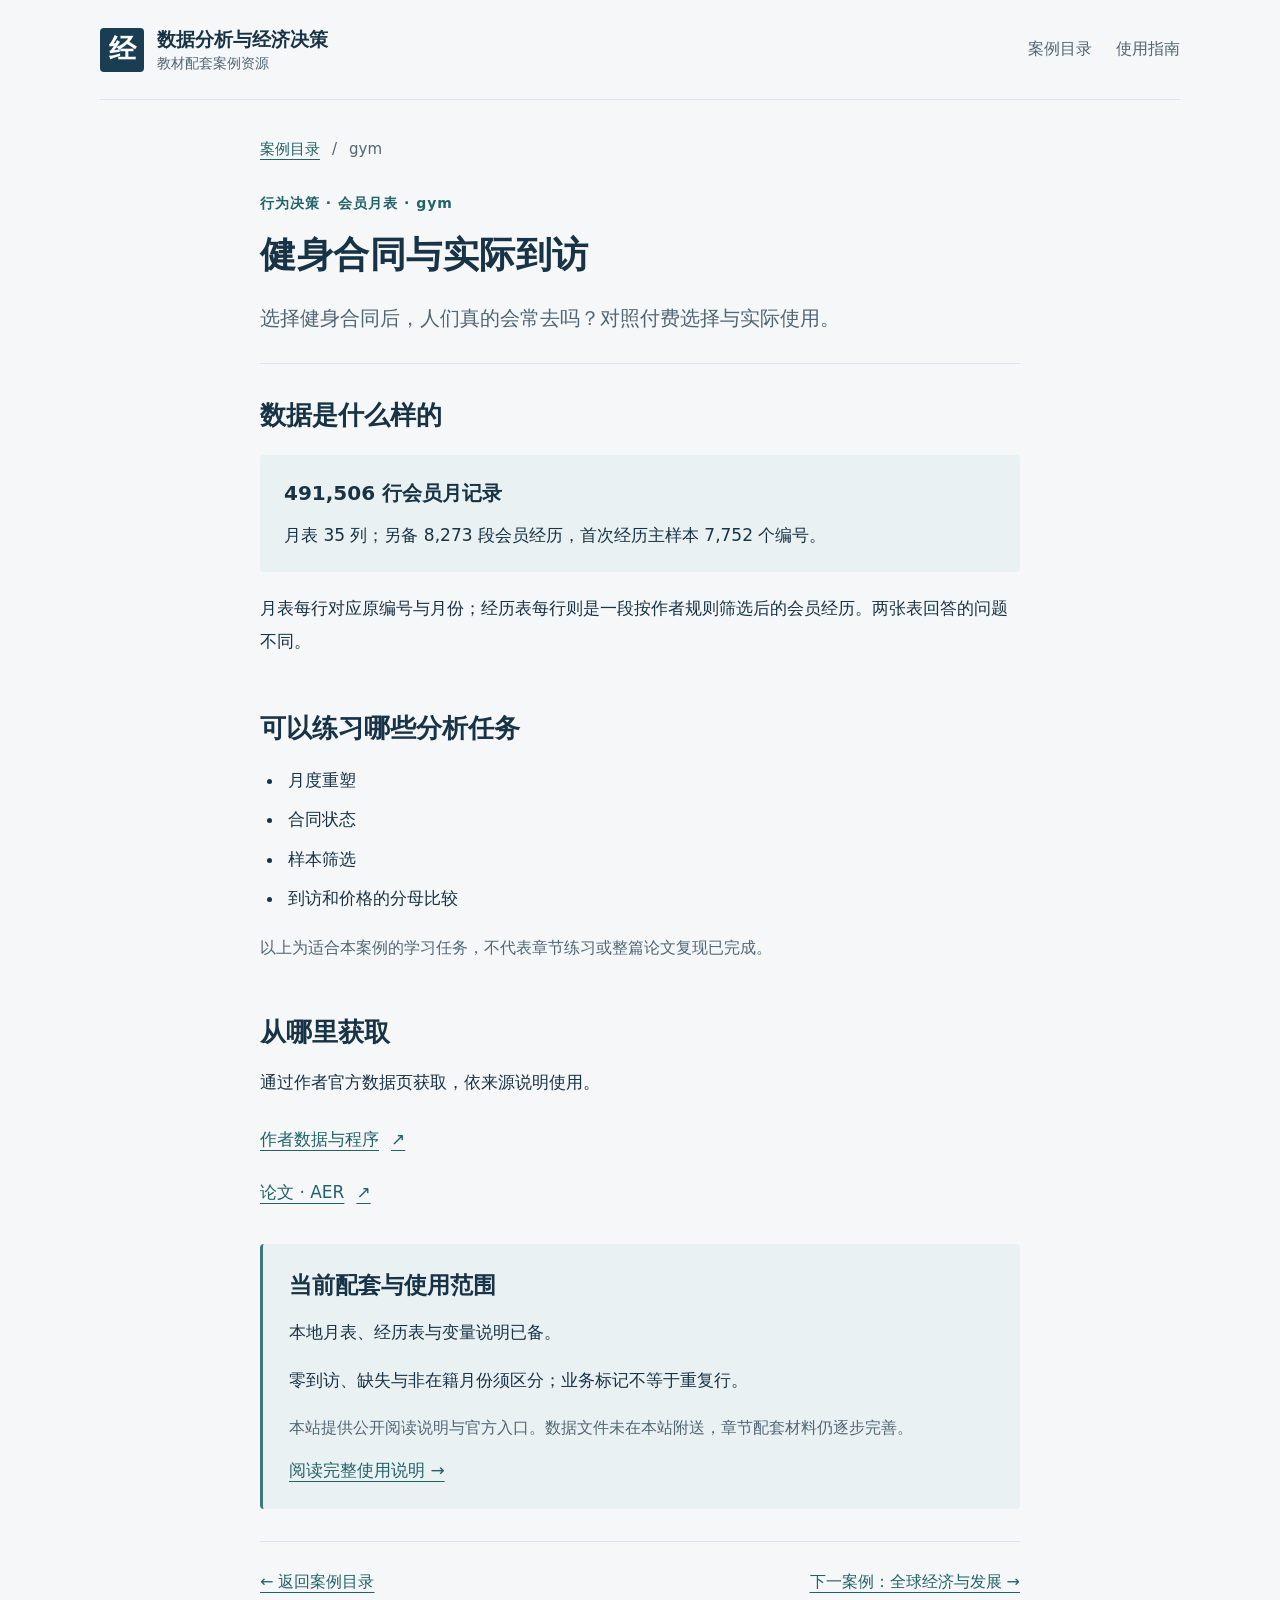
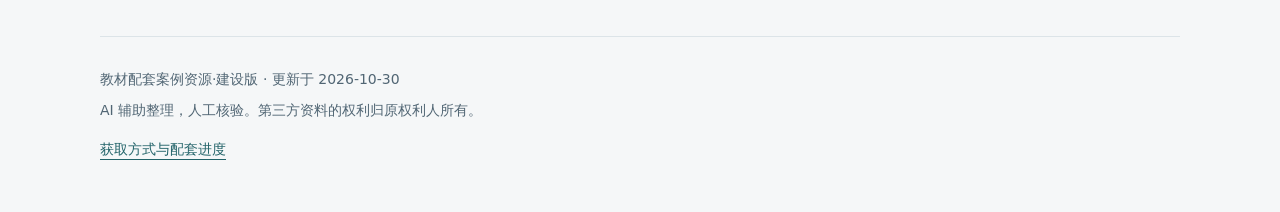
<file: cases/gym.html>
<!doctype html>
<html lang="zh-CN"><head><meta charset="utf-8">
<meta name="viewport" content="width=device-width, initial-scale=1">
<meta name="description" content="《数据分析与经济决策》教材配套案例资源·建设版。案例背景、数据特征、学习任务与官方获取入口。">
<meta name="color-scheme" content="light"><title>健身合同与实际到访｜数据分析与经济决策</title>
<link rel="stylesheet" href="../styles.css"></head><body>
<a class="skip" href="#main">跳到正文</a>
<header class="site-header wrap"><a class="brand" href="../index.html"><span class="brand-mark" aria-hidden="true">经</span><span>数据分析与经济决策<small>教材配套案例资源</small></span></a>
<nav aria-label="主导航"><a href="../index.html#cases" >案例目录</a><a href="../guide.html" >使用指南</a></nav></header>
<main id="main" class="wrap"><div class="reading"><nav class="breadcrumbs" aria-label="当前位置"><a href="../index.html#cases">案例目录</a><span aria-hidden="true">/</span><span>gym</span></nav>
<header class="page-intro"><p class="eyebrow">行为决策 · 会员月表 · gym</p><h1>健身合同与实际到访</h1><p class="page-lead">选择健身合同后，人们真的会常去吗？对照付费选择与实际使用。</p></header>
<section class="reading-section"><h2>数据是什么样的</h2><div class="data-summary"><strong>491,506 行会员月记录</strong><p>月表 35 列；另备 8,273 段会员经历，首次经历主样本 7,752 个编号。</p></div><p>月表每行对应原编号与月份；经历表每行则是一段按作者规则筛选后的会员经历。两张表回答的问题不同。</p></section>
<section class="reading-section"><h2>可以练习哪些分析任务</h2><ul class="task-list"><li>月度重塑</li><li>合同状态</li><li>样本筛选</li><li>到访和价格的分母比较</li></ul><p class="supporting">以上为适合本案例的学习任务，不代表章节练习或整篇论文复现已完成。</p></section>
<section class="reading-section"><h2>从哪里获取</h2><p>通过作者官方数据页获取，依来源说明使用。</p><ul class="source-list"><li><a href="https://eml.berkeley.edu/~sdellavi/data/gymdata.shtml">作者数据与程序 <span aria-hidden="true">↗</span></a></li><li><a href="https://doi.org/10.1257/aer.96.3.694">论文 · AER <span aria-hidden="true">↗</span></a></li></ul></section>
<section class="scope-box"><h2>当前配套与使用范围</h2><p>本地月表、经历表与变量说明已备。</p><p>零到访、缺失与非在籍月份须区分；业务标记不等于重复行。</p><p class="supporting">本站提供公开阅读说明与官方入口。数据文件未在本站附送，章节配套材料仍逐步完善。</p><a href="../guide.html#availability">阅读完整使用说明 →</a></section>
<nav class="page-navigation" aria-label="案例导航"><a href="../index.html#cases">← 返回案例目录</a><a href="wdi.html">下一案例：全球经济与发展 →</a></nav></div></main>
<footer class="site-footer wrap"><p>教材配套案例资源·建设版 <span>· 更新于 2026-10-30</span></p><p>AI 辅助整理，人工核验。第三方资料的权利归原权利人所有。</p><a href="../guide.html#availability">获取方式与配套进度</a></footer>
</body></html>
</file>
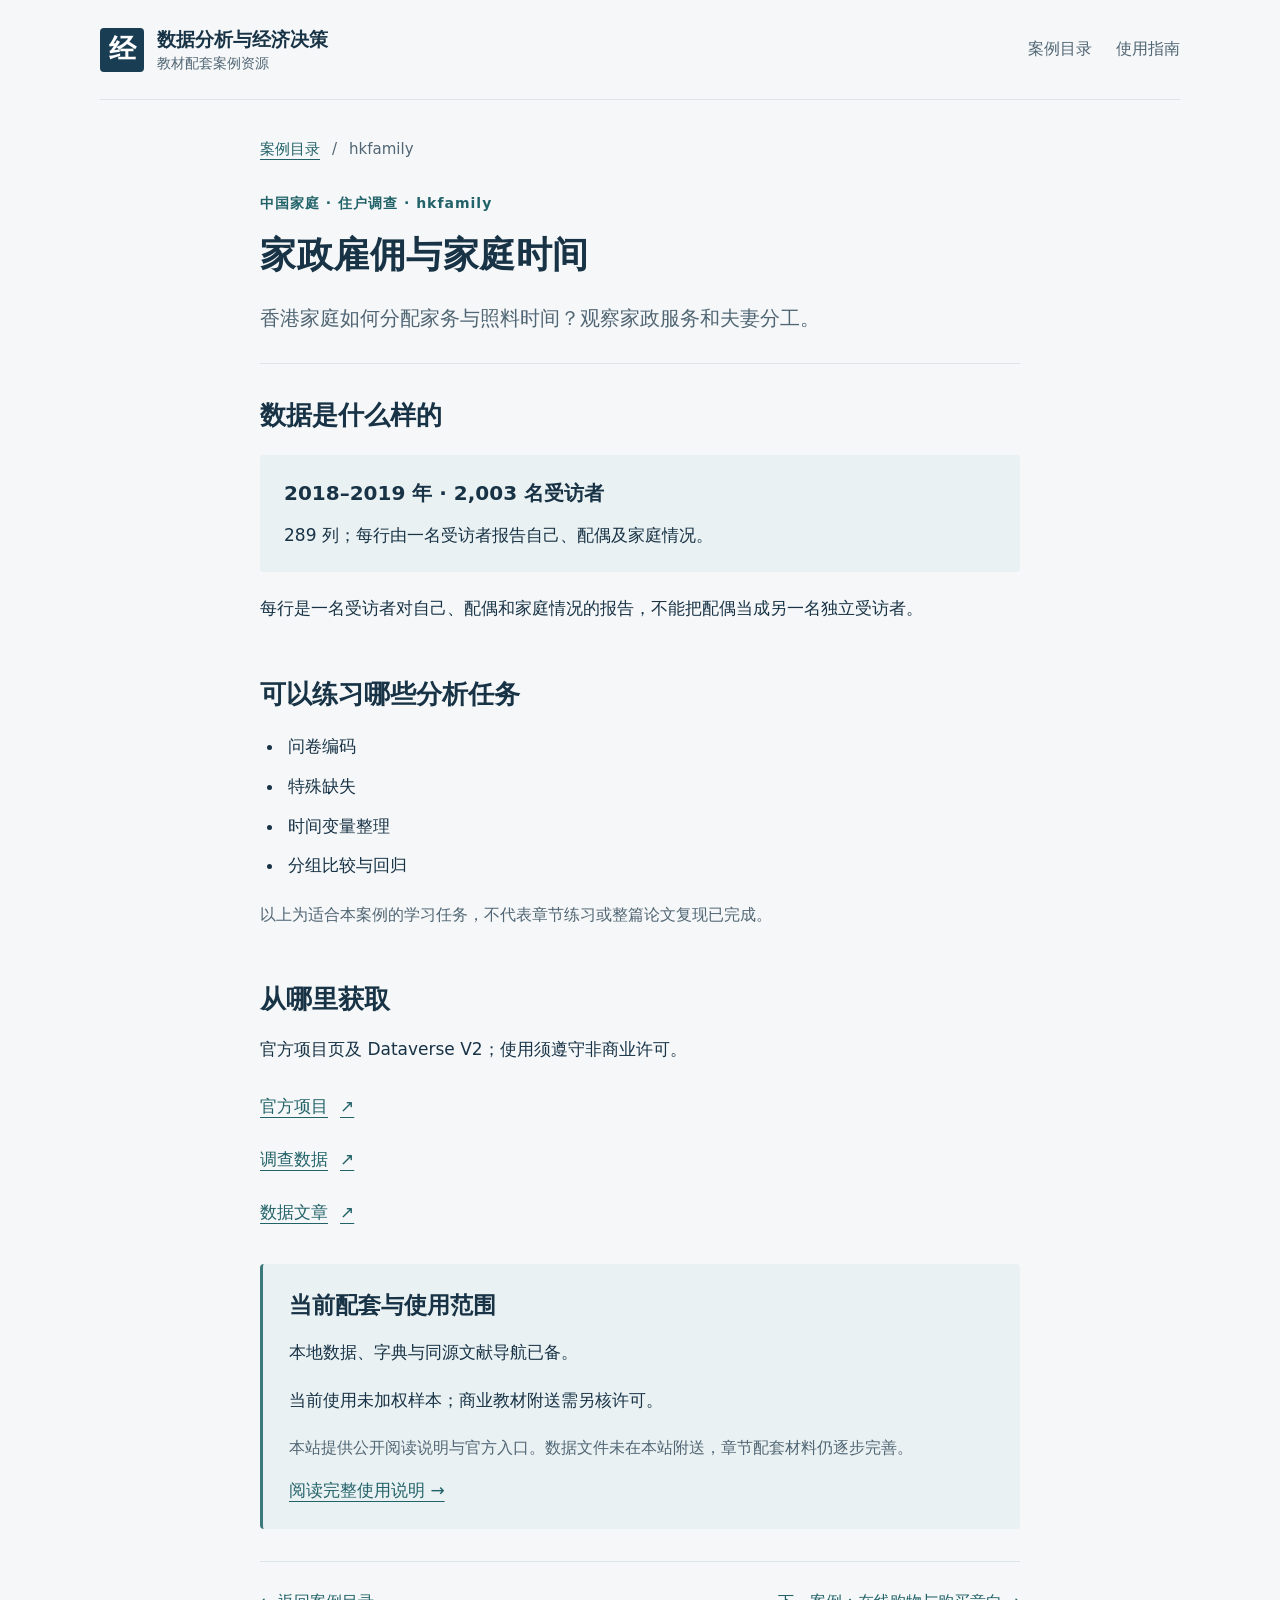
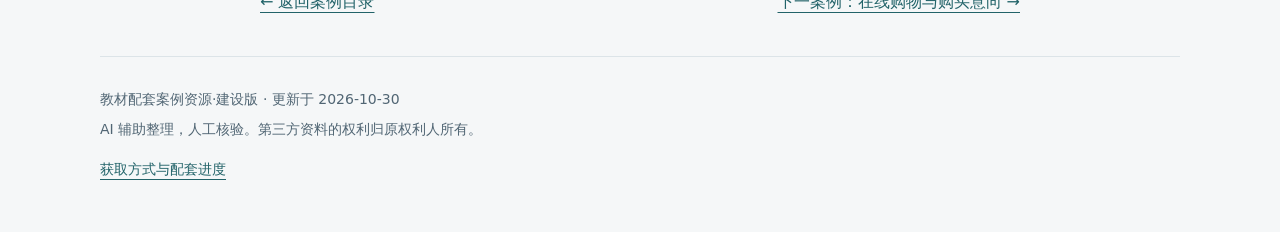
<file: cases/hkfamily.html>
<!doctype html>
<html lang="zh-CN"><head><meta charset="utf-8">
<meta name="viewport" content="width=device-width, initial-scale=1">
<meta name="description" content="《数据分析与经济决策》教材配套案例资源·建设版。案例背景、数据特征、学习任务与官方获取入口。">
<meta name="color-scheme" content="light"><title>家政雇佣与家庭时间｜数据分析与经济决策</title>
<link rel="stylesheet" href="../styles.css"></head><body>
<a class="skip" href="#main">跳到正文</a>
<header class="site-header wrap"><a class="brand" href="../index.html"><span class="brand-mark" aria-hidden="true">经</span><span>数据分析与经济决策<small>教材配套案例资源</small></span></a>
<nav aria-label="主导航"><a href="../index.html#cases" >案例目录</a><a href="../guide.html" >使用指南</a></nav></header>
<main id="main" class="wrap"><div class="reading"><nav class="breadcrumbs" aria-label="当前位置"><a href="../index.html#cases">案例目录</a><span aria-hidden="true">/</span><span>hkfamily</span></nav>
<header class="page-intro"><p class="eyebrow">中国家庭 · 住户调查 · hkfamily</p><h1>家政雇佣与家庭时间</h1><p class="page-lead">香港家庭如何分配家务与照料时间？观察家政服务和夫妻分工。</p></header>
<section class="reading-section"><h2>数据是什么样的</h2><div class="data-summary"><strong>2018–2019 年 · 2,003 名受访者</strong><p>289 列；每行由一名受访者报告自己、配偶及家庭情况。</p></div><p>每行是一名受访者对自己、配偶和家庭情况的报告，不能把配偶当成另一名独立受访者。</p></section>
<section class="reading-section"><h2>可以练习哪些分析任务</h2><ul class="task-list"><li>问卷编码</li><li>特殊缺失</li><li>时间变量整理</li><li>分组比较与回归</li></ul><p class="supporting">以上为适合本案例的学习任务，不代表章节练习或整篇论文复现已完成。</p></section>
<section class="reading-section"><h2>从哪里获取</h2><p>官方项目页及 Dataverse V2；使用须遵守非商业许可。</p><ul class="source-list"><li><a href="https://digital.lib.hkbu.edu.hk/helper-at-home/en/dataset-download.html">官方项目 <span aria-hidden="true">↗</span></a></li><li><a href="https://doi.org/10.7910/DVN/O7EHQB">调查数据 <span aria-hidden="true">↗</span></a></li><li><a href="https://doi.org/10.1016/j.dib.2025.111928">数据文章 <span aria-hidden="true">↗</span></a></li></ul></section>
<section class="scope-box"><h2>当前配套与使用范围</h2><p>本地数据、字典与同源文献导航已备。</p><p>当前使用未加权样本；商业教材附送需另核许可。</p><p class="supporting">本站提供公开阅读说明与官方入口。数据文件未在本站附送，章节配套材料仍逐步完善。</p><a href="../guide.html#availability">阅读完整使用说明 →</a></section>
<nav class="page-navigation" aria-label="案例导航"><a href="../index.html#cases">← 返回案例目录</a><a href="shoppers.html">下一案例：在线购物与购买意向 →</a></nav></div></main>
<footer class="site-footer wrap"><p>教材配套案例资源·建设版 <span>· 更新于 2026-10-30</span></p><p>AI 辅助整理，人工核验。第三方资料的权利归原权利人所有。</p><a href="../guide.html#availability">获取方式与配套进度</a></footer>
</body></html>
</file>
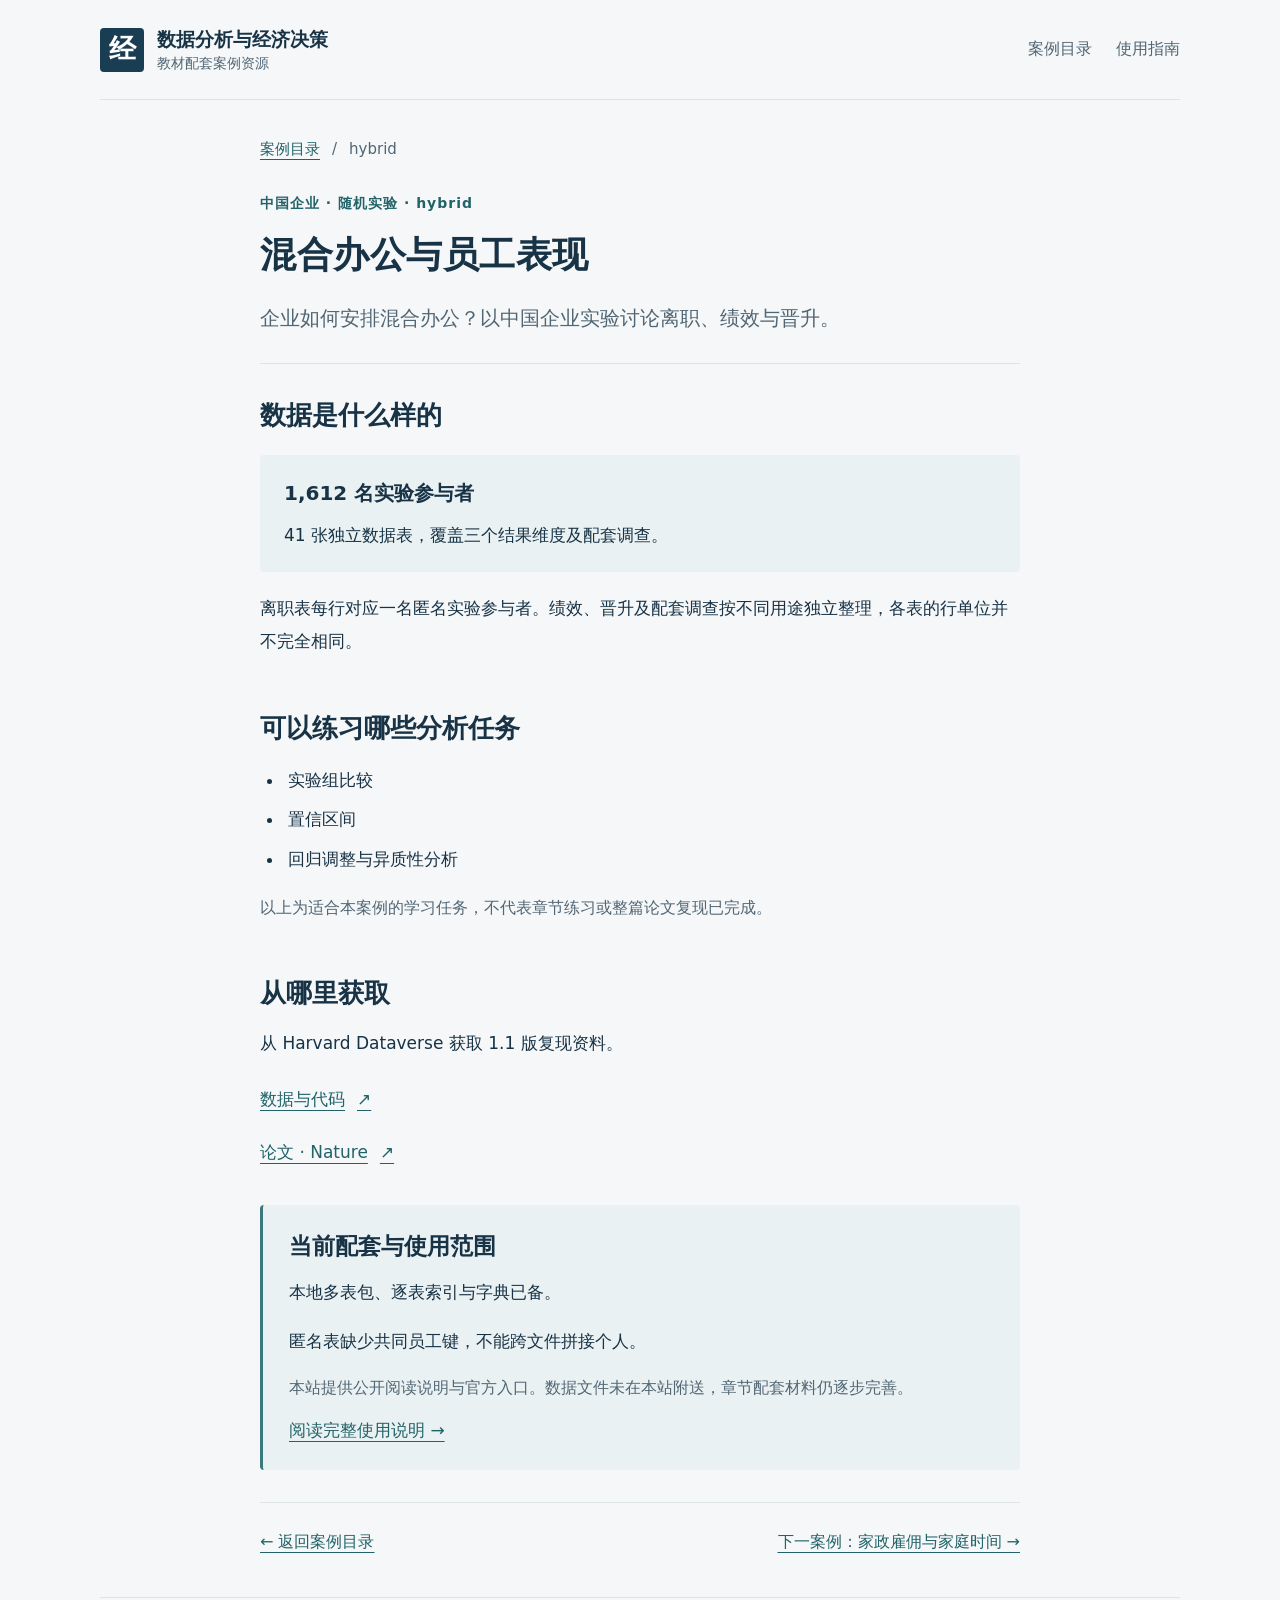
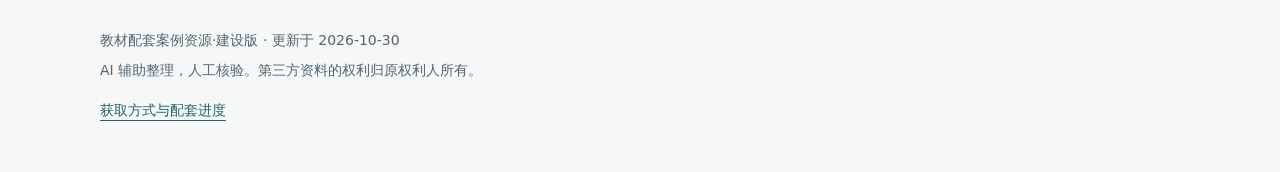
<file: cases/hybrid.html>
<!doctype html>
<html lang="zh-CN"><head><meta charset="utf-8">
<meta name="viewport" content="width=device-width, initial-scale=1">
<meta name="description" content="《数据分析与经济决策》教材配套案例资源·建设版。案例背景、数据特征、学习任务与官方获取入口。">
<meta name="color-scheme" content="light"><title>混合办公与员工表现｜数据分析与经济决策</title>
<link rel="stylesheet" href="../styles.css"></head><body>
<a class="skip" href="#main">跳到正文</a>
<header class="site-header wrap"><a class="brand" href="../index.html"><span class="brand-mark" aria-hidden="true">经</span><span>数据分析与经济决策<small>教材配套案例资源</small></span></a>
<nav aria-label="主导航"><a href="../index.html#cases" >案例目录</a><a href="../guide.html" >使用指南</a></nav></header>
<main id="main" class="wrap"><div class="reading"><nav class="breadcrumbs" aria-label="当前位置"><a href="../index.html#cases">案例目录</a><span aria-hidden="true">/</span><span>hybrid</span></nav>
<header class="page-intro"><p class="eyebrow">中国企业 · 随机实验 · hybrid</p><h1>混合办公与员工表现</h1><p class="page-lead">企业如何安排混合办公？以中国企业实验讨论离职、绩效与晋升。</p></header>
<section class="reading-section"><h2>数据是什么样的</h2><div class="data-summary"><strong>1,612 名实验参与者</strong><p>41 张独立数据表，覆盖三个结果维度及配套调查。</p></div><p>离职表每行对应一名匿名实验参与者。绩效、晋升及配套调查按不同用途独立整理，各表的行单位并不完全相同。</p></section>
<section class="reading-section"><h2>可以练习哪些分析任务</h2><ul class="task-list"><li>实验组比较</li><li>置信区间</li><li>回归调整与异质性分析</li></ul><p class="supporting">以上为适合本案例的学习任务，不代表章节练习或整篇论文复现已完成。</p></section>
<section class="reading-section"><h2>从哪里获取</h2><p>从 Harvard Dataverse 获取 1.1 版复现资料。</p><ul class="source-list"><li><a href="https://doi.org/10.7910/DVN/6X4ZZL">数据与代码 <span aria-hidden="true">↗</span></a></li><li><a href="https://doi.org/10.1038/s41586-024-07500-2">论文 · Nature <span aria-hidden="true">↗</span></a></li></ul></section>
<section class="scope-box"><h2>当前配套与使用范围</h2><p>本地多表包、逐表索引与字典已备。</p><p>匿名表缺少共同员工键，不能跨文件拼接个人。</p><p class="supporting">本站提供公开阅读说明与官方入口。数据文件未在本站附送，章节配套材料仍逐步完善。</p><a href="../guide.html#availability">阅读完整使用说明 →</a></section>
<nav class="page-navigation" aria-label="案例导航"><a href="../index.html#cases">← 返回案例目录</a><a href="hkfamily.html">下一案例：家政雇佣与家庭时间 →</a></nav></div></main>
<footer class="site-footer wrap"><p>教材配套案例资源·建设版 <span>· 更新于 2026-10-30</span></p><p>AI 辅助整理，人工核验。第三方资料的权利归原权利人所有。</p><a href="../guide.html#availability">获取方式与配套进度</a></footer>
</body></html>
</file>
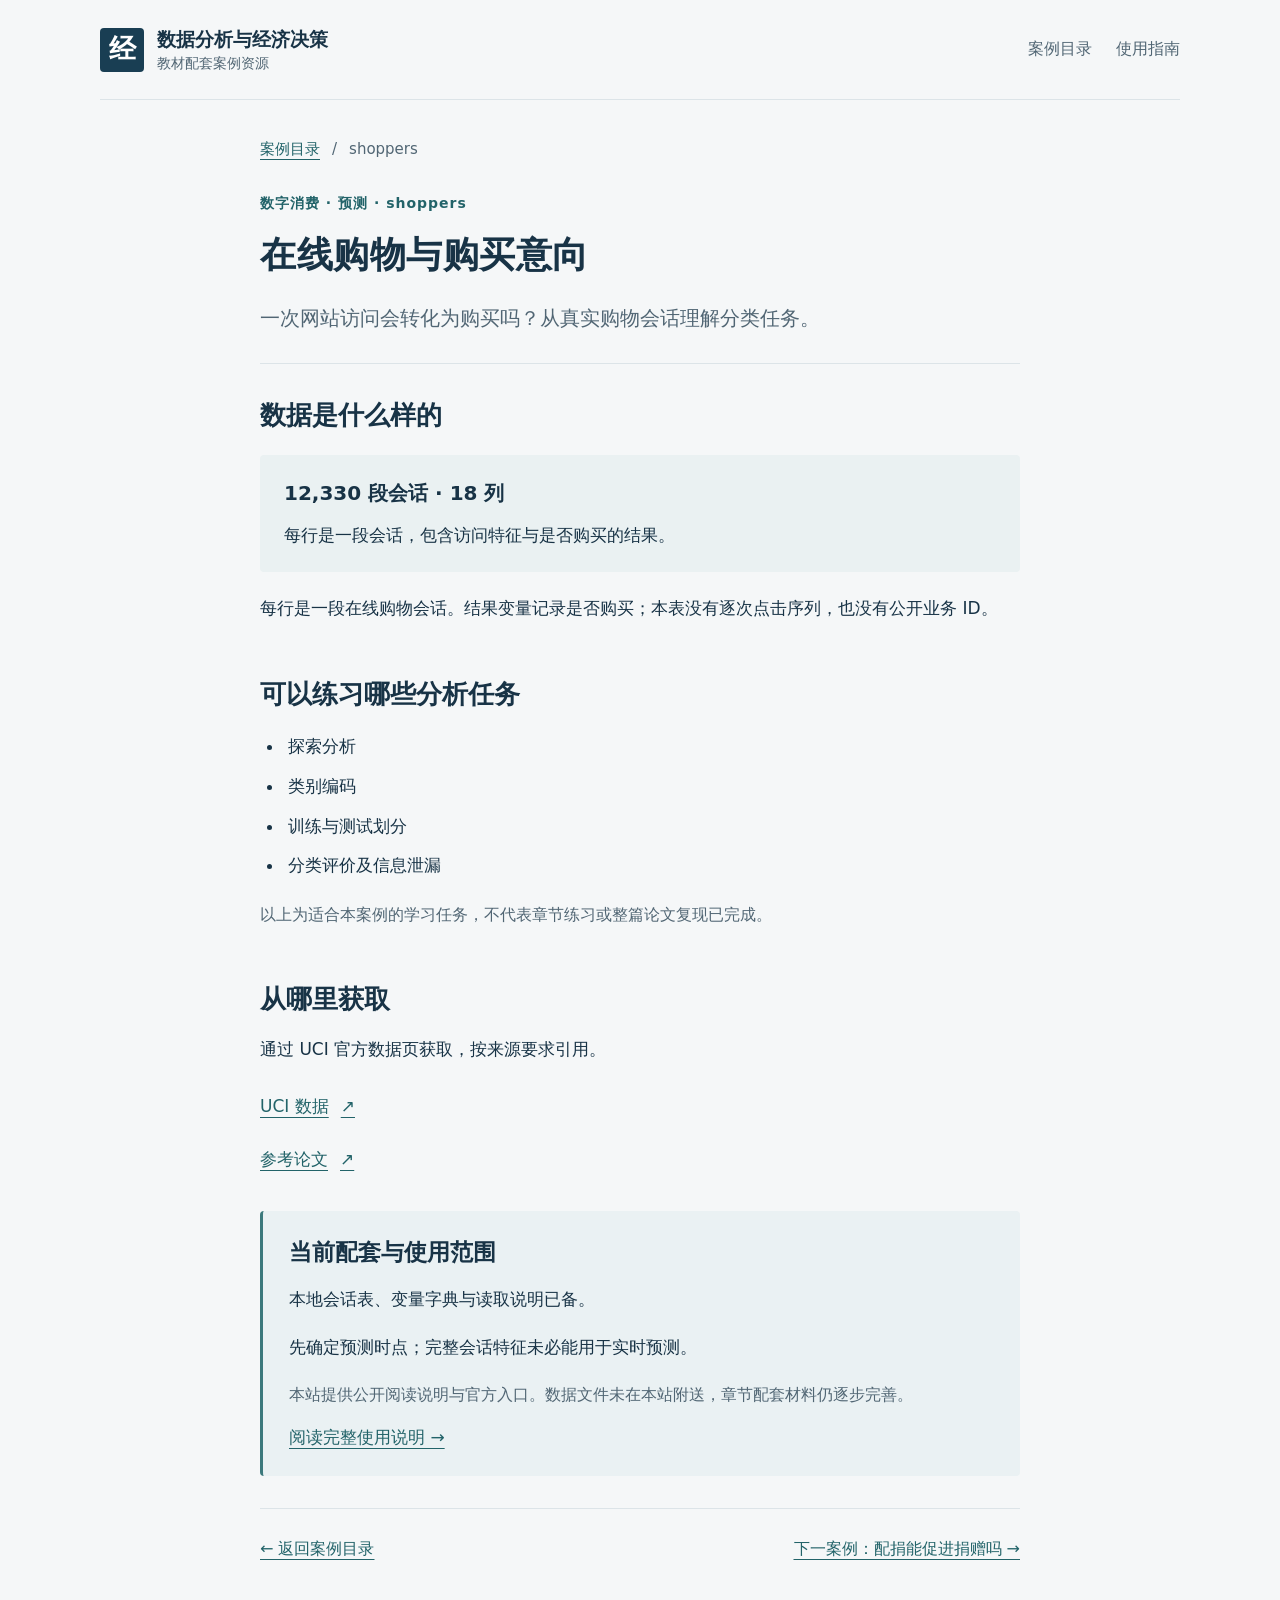
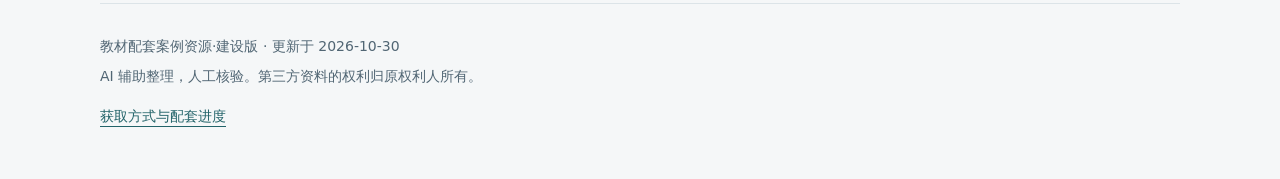
<file: cases/shoppers.html>
<!doctype html>
<html lang="zh-CN"><head><meta charset="utf-8">
<meta name="viewport" content="width=device-width, initial-scale=1">
<meta name="description" content="《数据分析与经济决策》教材配套案例资源·建设版。案例背景、数据特征、学习任务与官方获取入口。">
<meta name="color-scheme" content="light"><title>在线购物与购买意向｜数据分析与经济决策</title>
<link rel="stylesheet" href="../styles.css"></head><body>
<a class="skip" href="#main">跳到正文</a>
<header class="site-header wrap"><a class="brand" href="../index.html"><span class="brand-mark" aria-hidden="true">经</span><span>数据分析与经济决策<small>教材配套案例资源</small></span></a>
<nav aria-label="主导航"><a href="../index.html#cases" >案例目录</a><a href="../guide.html" >使用指南</a></nav></header>
<main id="main" class="wrap"><div class="reading"><nav class="breadcrumbs" aria-label="当前位置"><a href="../index.html#cases">案例目录</a><span aria-hidden="true">/</span><span>shoppers</span></nav>
<header class="page-intro"><p class="eyebrow">数字消费 · 预测 · shoppers</p><h1>在线购物与购买意向</h1><p class="page-lead">一次网站访问会转化为购买吗？从真实购物会话理解分类任务。</p></header>
<section class="reading-section"><h2>数据是什么样的</h2><div class="data-summary"><strong>12,330 段会话 · 18 列</strong><p>每行是一段会话，包含访问特征与是否购买的结果。</p></div><p>每行是一段在线购物会话。结果变量记录是否购买；本表没有逐次点击序列，也没有公开业务 ID。</p></section>
<section class="reading-section"><h2>可以练习哪些分析任务</h2><ul class="task-list"><li>探索分析</li><li>类别编码</li><li>训练与测试划分</li><li>分类评价及信息泄漏</li></ul><p class="supporting">以上为适合本案例的学习任务，不代表章节练习或整篇论文复现已完成。</p></section>
<section class="reading-section"><h2>从哪里获取</h2><p>通过 UCI 官方数据页获取，按来源要求引用。</p><ul class="source-list"><li><a href="https://archive.ics.uci.edu/dataset/468/online+shoppers+purchasing+intention+dataset">UCI 数据 <span aria-hidden="true">↗</span></a></li><li><a href="https://doi.org/10.1007/s00521-018-3523-0">参考论文 <span aria-hidden="true">↗</span></a></li></ul></section>
<section class="scope-box"><h2>当前配套与使用范围</h2><p>本地会话表、变量字典与读取说明已备。</p><p>先确定预测时点；完整会话特征未必能用于实时预测。</p><p class="supporting">本站提供公开阅读说明与官方入口。数据文件未在本站附送，章节配套材料仍逐步完善。</p><a href="../guide.html#availability">阅读完整使用说明 →</a></section>
<nav class="page-navigation" aria-label="案例导航"><a href="../index.html#cases">← 返回案例目录</a><a href="donation.html">下一案例：配捐能促进捐赠吗 →</a></nav></div></main>
<footer class="site-footer wrap"><p>教材配套案例资源·建设版 <span>· 更新于 2026-10-30</span></p><p>AI 辅助整理，人工核验。第三方资料的权利归原权利人所有。</p><a href="../guide.html#availability">获取方式与配套进度</a></footer>
</body></html>
</file>
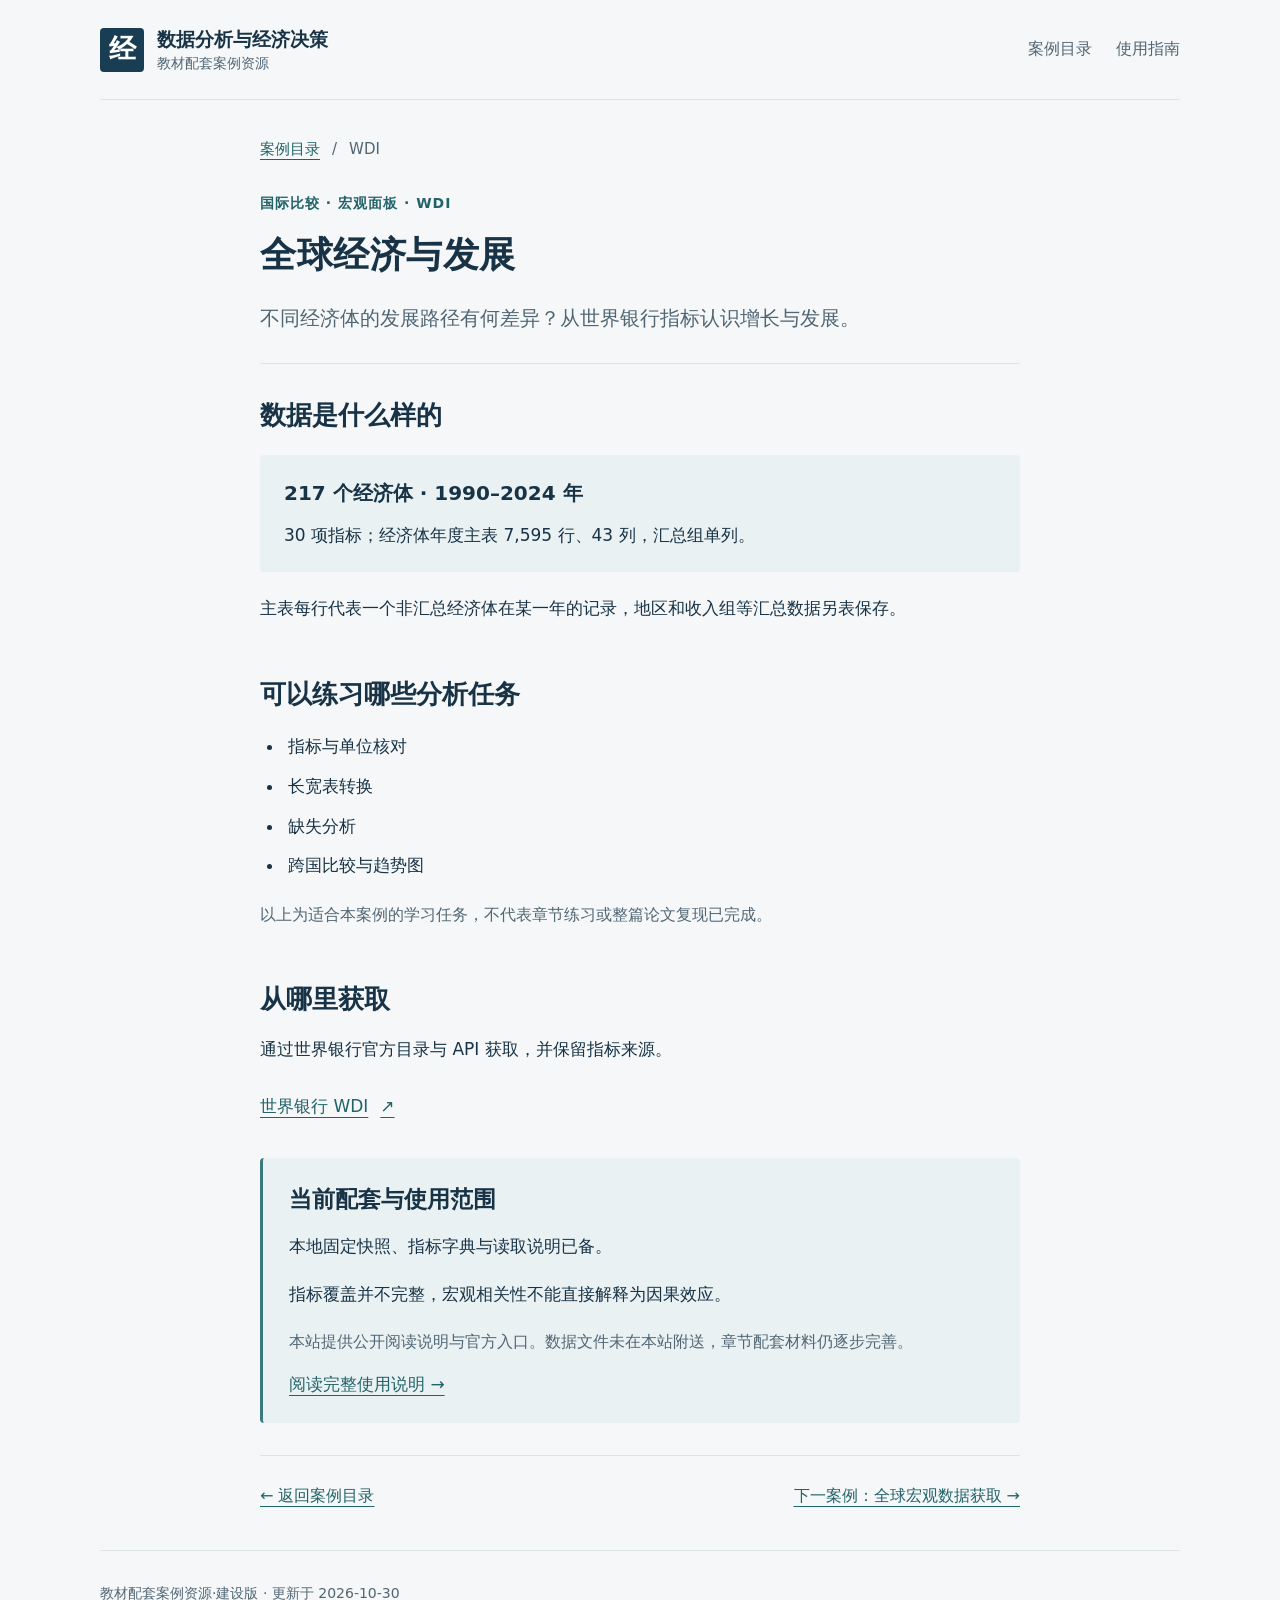
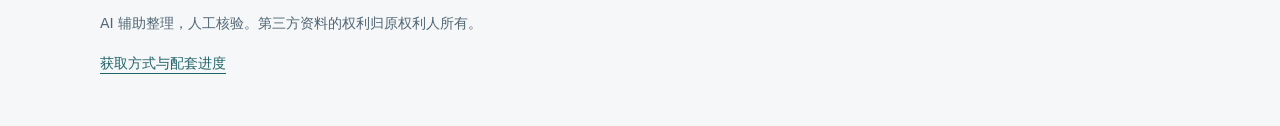
<file: cases/wdi.html>
<!doctype html>
<html lang="zh-CN"><head><meta charset="utf-8">
<meta name="viewport" content="width=device-width, initial-scale=1">
<meta name="description" content="《数据分析与经济决策》教材配套案例资源·建设版。案例背景、数据特征、学习任务与官方获取入口。">
<meta name="color-scheme" content="light"><title>全球经济与发展｜数据分析与经济决策</title>
<link rel="stylesheet" href="../styles.css"></head><body>
<a class="skip" href="#main">跳到正文</a>
<header class="site-header wrap"><a class="brand" href="../index.html"><span class="brand-mark" aria-hidden="true">经</span><span>数据分析与经济决策<small>教材配套案例资源</small></span></a>
<nav aria-label="主导航"><a href="../index.html#cases" >案例目录</a><a href="../guide.html" >使用指南</a></nav></header>
<main id="main" class="wrap"><div class="reading"><nav class="breadcrumbs" aria-label="当前位置"><a href="../index.html#cases">案例目录</a><span aria-hidden="true">/</span><span>WDI</span></nav>
<header class="page-intro"><p class="eyebrow">国际比较 · 宏观面板 · WDI</p><h1>全球经济与发展</h1><p class="page-lead">不同经济体的发展路径有何差异？从世界银行指标认识增长与发展。</p></header>
<section class="reading-section"><h2>数据是什么样的</h2><div class="data-summary"><strong>217 个经济体 · 1990–2024 年</strong><p>30 项指标；经济体年度主表 7,595 行、43 列，汇总组单列。</p></div><p>主表每行代表一个非汇总经济体在某一年的记录，地区和收入组等汇总数据另表保存。</p></section>
<section class="reading-section"><h2>可以练习哪些分析任务</h2><ul class="task-list"><li>指标与单位核对</li><li>长宽表转换</li><li>缺失分析</li><li>跨国比较与趋势图</li></ul><p class="supporting">以上为适合本案例的学习任务，不代表章节练习或整篇论文复现已完成。</p></section>
<section class="reading-section"><h2>从哪里获取</h2><p>通过世界银行官方目录与 API 获取，并保留指标来源。</p><ul class="source-list"><li><a href="https://datacatalog.worldbank.org/search/dataset/0037712/world-development-indicators">世界银行 WDI <span aria-hidden="true">↗</span></a></li></ul></section>
<section class="scope-box"><h2>当前配套与使用范围</h2><p>本地固定快照、指标字典与读取说明已备。</p><p>指标覆盖并不完整，宏观相关性不能直接解释为因果效应。</p><p class="supporting">本站提供公开阅读说明与官方入口。数据文件未在本站附送，章节配套材料仍逐步完善。</p><a href="../guide.html#availability">阅读完整使用说明 →</a></section>
<nav class="page-navigation" aria-label="案例导航"><a href="../index.html#cases">← 返回案例目录</a><a href="gmd.html">下一案例：全球宏观数据获取 →</a></nav></div></main>
<footer class="site-footer wrap"><p>教材配套案例资源·建设版 <span>· 更新于 2026-10-30</span></p><p>AI 辅助整理，人工核验。第三方资料的权利归原权利人所有。</p><a href="../guide.html#availability">获取方式与配套进度</a></footer>
</body></html>
</file>
<file: styles.css>
:root { --ink:#183346; --muted:#516674; --accent:#226369; --line:#dce4e8; }
* { box-sizing:border-box; }
html { scroll-padding-top:24px; }
body { margin:0; background:#f5f7f8; color:var(--ink); font-family:"Microsoft YaHei","PingFang SC",system-ui,sans-serif; font-size:17px; line-height:1.8; }
a { color:var(--accent); text-underline-offset:5px; }
a:hover { color:#123e43; }
a:focus-visible { outline:3px solid #a96822; outline-offset:5px; border-radius:2px; }
.wrap { width:min(1080px,calc(100% - 64px)); margin-inline:auto; }
.reading { max-width:760px; margin-inline:auto; }
h1,h2,h3,p { margin-top:0; }
h1 { font-size:36px; line-height:1.5; letter-spacing:.5px; margin-bottom:18px; }
h2 { font-size:26px; line-height:1.5; margin-bottom:14px; }
h3 { font-size:22px; line-height:1.55; margin-bottom:10px; }
p { margin-bottom:18px; }
.site-header { min-height:100px; display:flex; align-items:center; justify-content:space-between; gap:24px; border-bottom:1px solid var(--line); }
.brand { display:flex; align-items:center; gap:13px; text-decoration:none; color:var(--ink); font-size:19px; font-weight:700; line-height:1.5; }
.brand-mark { display:grid; place-items:center; flex-shrink:0; width:44px; height:44px; background:#193e53; color:white; font-family:serif; font-size:27px; border-radius:4px; }
.brand small { display:block; font-size:14px; color:var(--muted); font-weight:400; }
.site-header nav { display:flex; gap:24px; }
.site-header nav a { display:inline-flex; align-items:center; min-height:44px; font-size:16px; color:var(--muted); text-decoration:none; white-space:nowrap; }
.site-header nav a[aria-current] { color:var(--accent); font-weight:700; box-shadow:inset 0 -2px var(--accent); }
.eyebrow { color:var(--accent); font-size:14px; letter-spacing:1px; font-weight:700; margin-bottom:12px; }
.home-intro { padding:40px 0 28px; }
.home-intro h1 { font-size:38px; }
.intro-text { font-size:18px; color:var(--muted); margin-bottom:21px; }
.themes { display:flex; flex-wrap:wrap; gap:10px; }
.themes span { background:#e8eff0; color:#315f66; padding:4px 10px; border-radius:3px; font-size:14px; }
.stats { display:grid; grid-template-columns:repeat(3,minmax(0,1fr)); border-block:1px solid var(--line); padding:19px 0; }
.stats div { display:flex; align-items:center; gap:16px; padding-inline:24px; border-left:1px solid var(--line); }
.stats div:first-child { padding-left:0; border:0; }
.stats strong { font-family:Georgia,serif; font-size:40px; font-weight:400; line-height:1.25; }
.stats span { color:var(--muted); font-size:15px; }
.case-map { padding-top:22px; }
.case-map>p { margin-bottom:9px; color:var(--muted); font-size:14px; }
.case-map>div { display:grid; grid-template-columns:repeat(4,minmax(0,1fr)); gap:8px 12px; }
.case-map a { display:flex; align-items:center; justify-content:space-between; gap:10px; min-height:44px; border:1px solid var(--line); border-radius:4px; padding:7px 12px; background:#fff; font-size:15px; text-decoration:none; }
.case-map a:hover { background:#eaf1f3; border-color:#87a9ac; }
.case-map span { color:var(--muted); font:13px ui-monospace,Consolas,monospace; }
.case-section { padding-top:34px; }
.section-heading { display:flex; justify-content:space-between; align-items:end; gap:22px; }
.section-heading .eyebrow { margin-bottom:5px; }
.section-heading h2 { margin-bottom:9px; }
.section-heading>a { font-size:15px; margin-bottom:12px; }
.section-note { font-size:16px; color:var(--muted); margin-bottom:22px; }
.case-grid { display:grid; grid-template-columns:repeat(2,minmax(0,1fr)); gap:22px; }
.case-card { background:white; border:1px solid var(--line); border-top:3px solid #387d7c; padding:24px 26px 19px; border-radius:5px; display:flex; flex-direction:column; }
.card-meta { display:flex; justify-content:space-between; gap:12px; font-size:14px; color:var(--accent); margin-bottom:11px; }
.case-code { font-family:ui-monospace,Consolas,monospace; color:var(--muted); white-space:nowrap; }
.case-card h3 a { color:var(--ink); text-decoration:none; }
.case-card h3 a:hover { text-decoration:underline; }
.card-description { font-size:16px; line-height:1.85; color:var(--muted); margin-bottom:9px; }
.card-citation { font-size:14px; line-height:1.8; color:var(--muted); margin-bottom:15px; }
.card-data { padding:13px 15px; background:#eef4f4; border-radius:3px; margin-bottom:14px; }
.card-data>strong { font-size:16px; }
.card-data p { font-size:15px; line-height:1.85; color:var(--muted); margin:5px 0 0; }
.card-task { font-size:15px; line-height:1.85; margin-bottom:10px; }
.card-task strong { font-weight:600; }
.card-caution { font-size:14px; line-height:1.85; color:var(--muted); margin-bottom:14px; }
.card-resources { margin-top:auto; padding-top:12px; border-top:1px solid #e1e8eb; }
.card-prepared { font-size:14px; color:var(--muted); margin-bottom:3px; }
.direct-links { display:flex; flex-wrap:wrap; align-items:center; column-gap:19px; row-gap:0; }
.direct-links a,.case-notes { display:inline-flex; align-items:center; gap:5px; min-height:44px; font-size:15px; }
.case-notes { color:var(--muted); font-size:14px; }
.direct-links a:hover,.case-notes:hover { color:#123e43; }
.extension { border-top-color:#ab7a39; background:#fdfbf7; }
.extension .card-meta { color:#80591f; }
.extension .card-data { background:#f5f0e6; }
.method-box { margin-top:34px; padding:25px 28px; border-radius:5px; background:#eaf1f3; }
.method-box h2 { font-size:23px; }
.method-box p { font-size:16px; margin-bottom:10px; color:var(--muted); }
.method-box a { font-size:16px; }
.method-flow { display:flex; align-items:center; flex-wrap:wrap; gap:8px 14px; }
.method-flow span { white-space:nowrap; color:var(--ink); }
.method-flow b { font-weight:400; }
.breadcrumbs { display:flex; flex-wrap:wrap; align-items:center; gap:12px; font-size:15px; color:var(--muted); padding-top:27px; }
.breadcrumbs a { min-height:44px; display:inline-flex; align-items:center; }
.page-intro { padding-top:20px; padding-bottom:26px; border-bottom:1px solid var(--line); }
.page-lead { font-size:20px; line-height:1.85; color:var(--muted); margin-bottom:0; }
.reading-section { padding-top:32px; }
.reading-section p { line-height:1.95; }
.data-summary { background:#eaf1f2; border-radius:4px; padding:20px 24px; margin:20px 0; }
.data-summary strong { font-size:20px; }
.data-summary p { margin:8px 0 0; }
.task-list,.guide-list { padding-left:24px; margin-bottom:18px; }
.task-list li,.guide-list li { padding-left:4px; margin-bottom:9px; }
.supporting { font-size:16px; color:var(--muted); }
.source-list { padding:0; list-style:none; margin-bottom:0; }
.source-list li { margin-bottom:9px; }
.source-list a { display:inline-flex; align-items:center; min-height:44px; gap:12px; font-size:17px; }
.scope-box { margin-top:30px; padding:24px 26px; border-left:3px solid #3c797c; background:#eaf1f3; border-radius:4px; }
.scope-box h2 { font-size:23px; }
.scope-box p:last-of-type { margin-bottom:12px; }
.progress-list { border-top:1px solid var(--line); }
.progress-list>div { border-bottom:1px solid var(--line); padding:20px 0 3px; }
.progress-list h3 { font-size:21px; }
.page-navigation { margin-top:32px; padding-top:18px; display:flex; justify-content:space-between; flex-wrap:wrap; gap:15px 25px; border-top:1px solid var(--line); font-size:16px; }
.page-navigation a { display:inline-flex; align-items:center; min-height:44px; }
.site-footer { padding-block:30px 40px; margin-top:32px; border-top:1px solid var(--line); color:var(--muted); font-size:14px; }
.site-footer p { margin-bottom:5px; }
.site-footer a { display:inline-flex; align-items:center; min-height:44px; }
.skip { position:absolute; top:-100px; left:15px; padding:8px; background:white; z-index:5; }
.skip:focus { top:10px; }
@media(max-width:900px) {
  .stats div { flex-direction:column; align-items:start; gap:3px; padding-inline:18px; }
  .section-heading { align-items:start; flex-direction:column; gap:2px; }
  .section-heading>a { margin-bottom:13px; }
  .case-card { padding:21px 22px 17px; }
  .card-meta { flex-wrap:wrap; gap:4px 12px; }
}
@media(max-width:700px) {
  .wrap { width:calc(100% - 36px); }
  .site-header { padding-block:16px; flex-wrap:wrap; gap:13px; }
  .brand { font-size:17px; }
  .brand small { font-size:13px; }
  .site-header nav { width:100%; gap:28px; }
  .home-intro { padding-top:28px; }
  .home-intro h1,h1 { font-size:29px; }
  .intro-text { font-size:17px; }
  .wide-only { display:none; }
  .stats { padding-block:16px; }
  .stats div { padding-inline:10px; }
  .stats strong { font-size:34px; }
  .stats span { font-size:14px; }
  h2 { font-size:23px; }
  .case-grid { grid-template-columns:minmax(0,1fr); gap:18px; }
  .case-map>div { grid-template-columns:repeat(2,minmax(0,1fr)); gap:8px; }
  .case-map a { padding-inline:10px; font-size:14px; }
  .case-map span { font-size:12px; }
  .card-data p,.card-task,.direct-links a { font-size:16px; }
  .case-card { padding:21px 22px 17px; }
  .case-section { padding-top:26px; }
  .method-box { padding:21px; }
  .method-flow { column-gap:9px; }
  .page-lead { font-size:18px; }
  .page-intro { padding-bottom:22px; }
  .reading-section { padding-top:27px; }
  .data-summary,.scope-box { padding:18px 20px; }
  .data-summary strong { font-size:18px; }
  .site-footer span { display:block; }
}
@media print { body { background:white; } .wrap { width:100%; } .site-header nav,.skip { display:none; } .case-card,.scope-box { break-inside:avoid; } }
</file>
